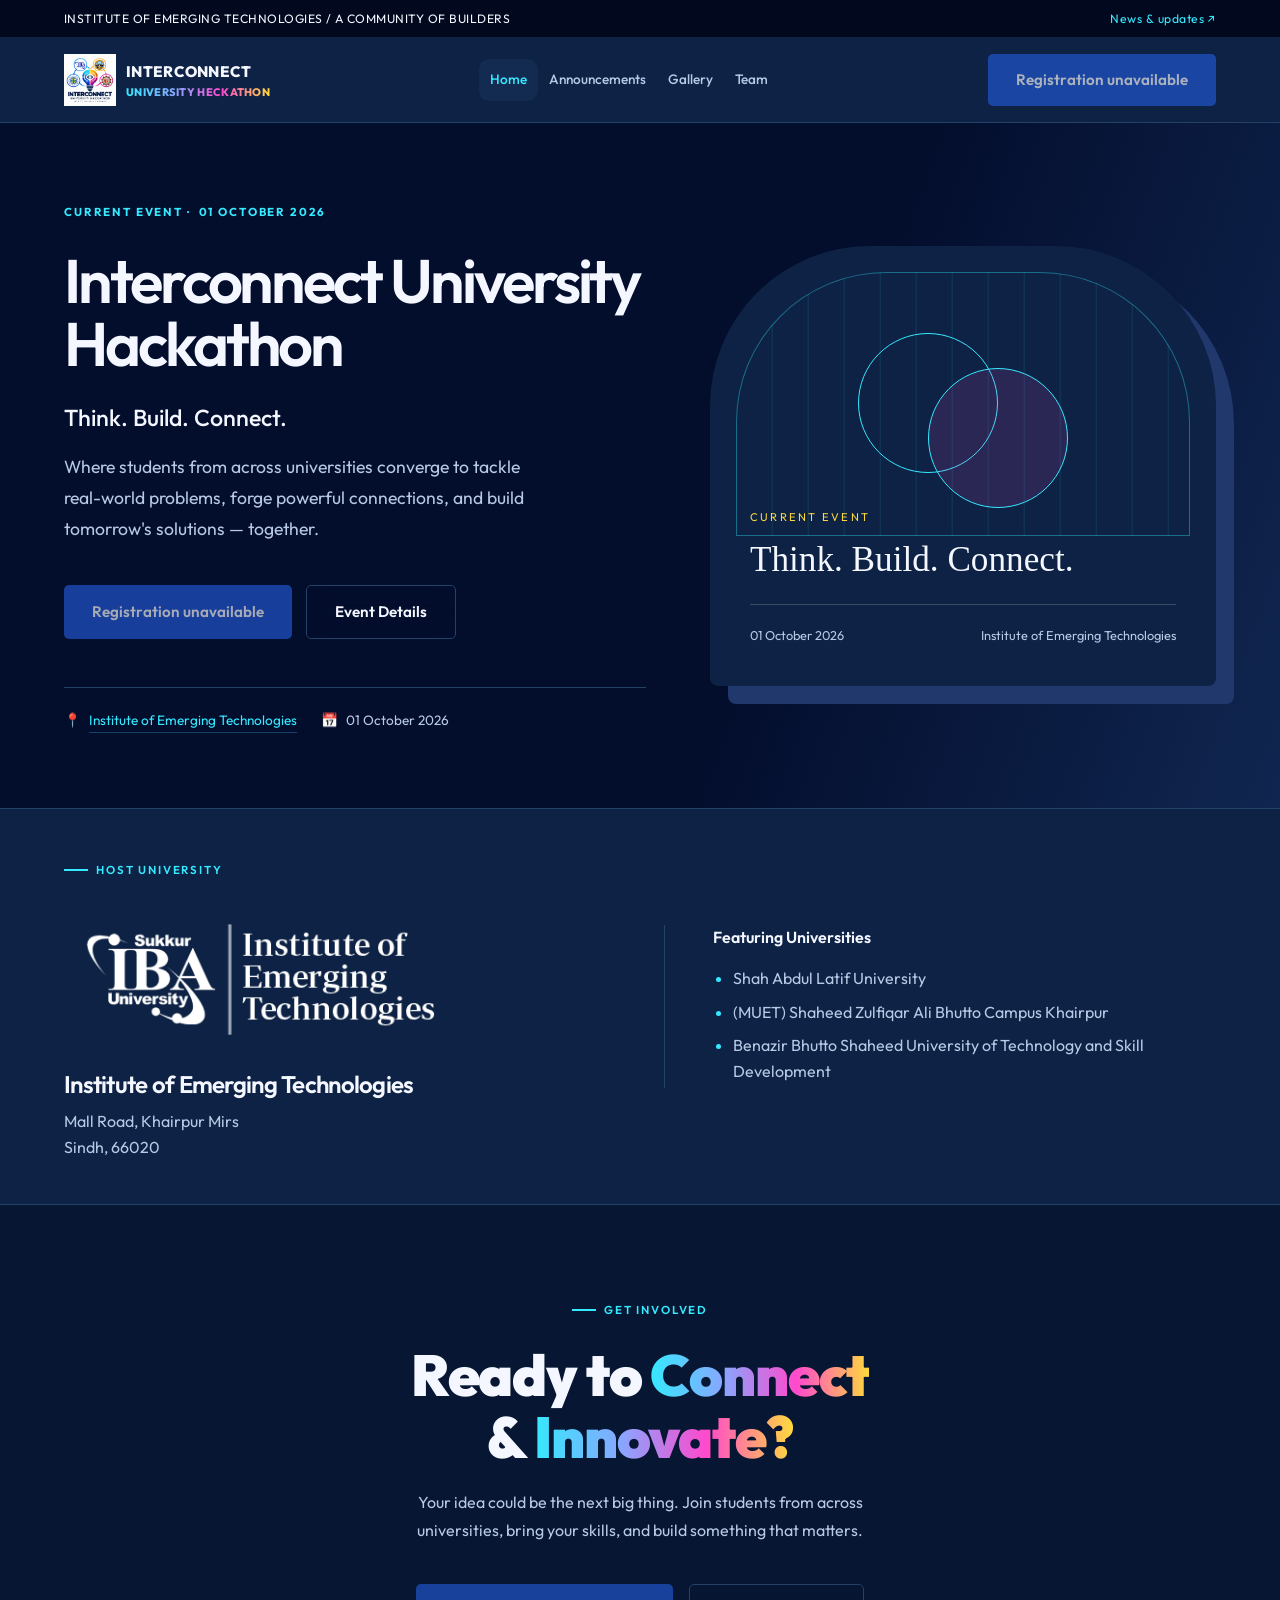
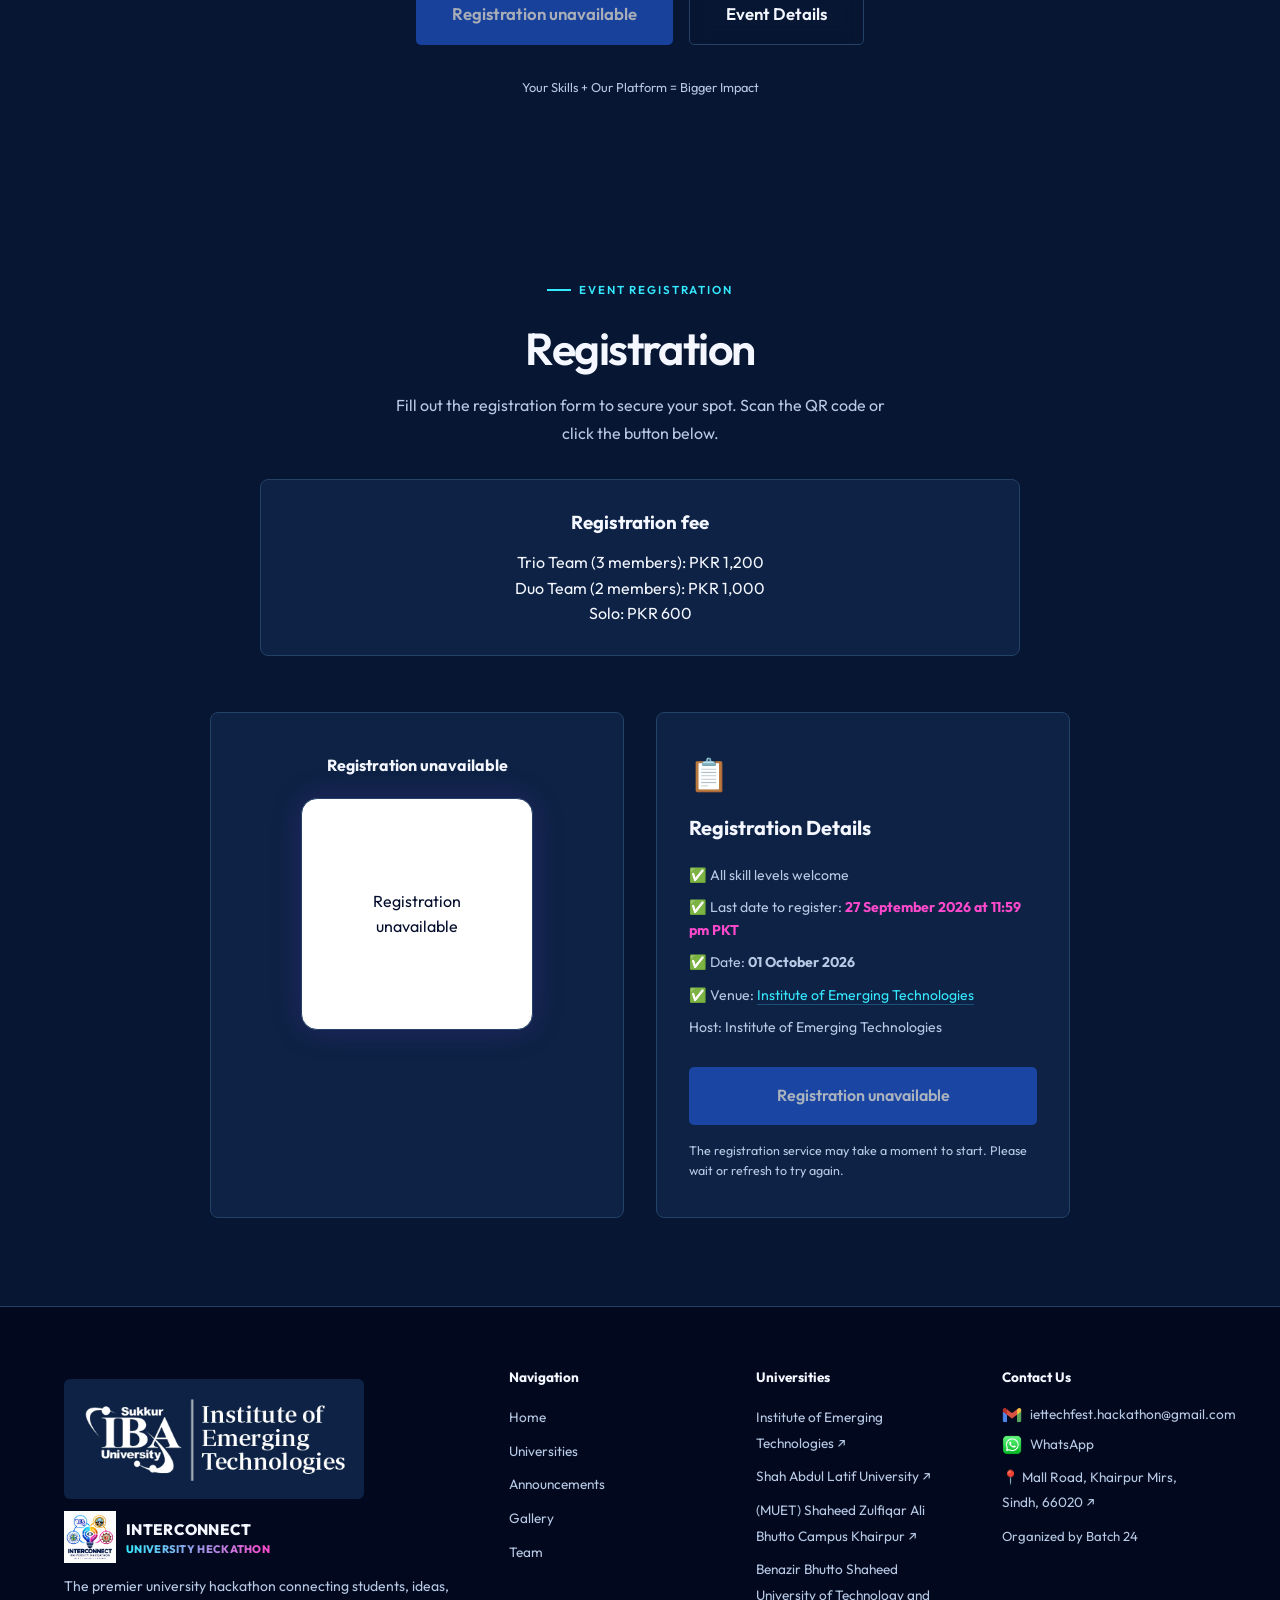
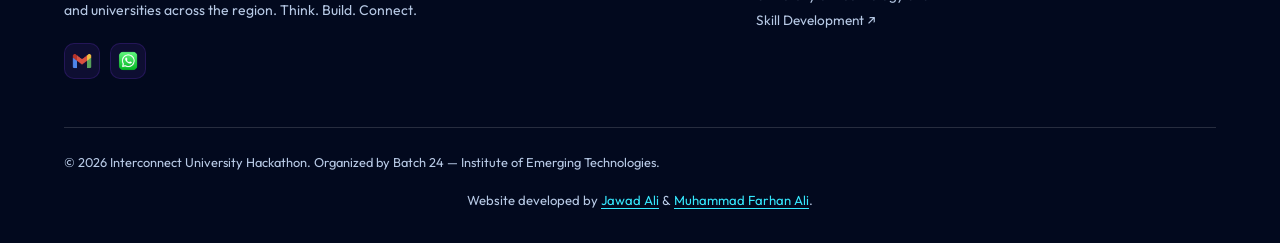
<file: index.html>
<!DOCTYPE html>
<html lang="en">
<head>
  <meta charset="UTF-8" />
  <meta name="viewport" content="width=device-width, initial-scale=1.0" />
  <meta name="description" content="Interconnect University Hackathon — Think. Build. Connect. Organized by Batch 24 at Institute of Emerging Technologies, Khairpur Mirs." />
  <title>Interconnect University Hackathon</title>

  <!-- Favicon -->
  <link rel="icon" href="images/logos/logo.png" type="image/png" />

  <!-- Fonts -->
  <link rel="preconnect" href="https://fonts.googleapis.com" />
  <link href="https://fonts.googleapis.com/css2?family=Space+Grotesk:wght@300;400;500;600;700&family=Outfit:wght@300;400;500;600;700;800;900&display=swap" rel="stylesheet" />

  <!-- Styles -->
  <link rel="stylesheet" href="css/tokens.css" />
  <link rel="stylesheet" href="css/base.css" />
  <link rel="stylesheet" href="css/navbar.css" />
  <link rel="stylesheet" href="css/hero.css" />
  <link rel="stylesheet" href="css/sections.css" />
  <link rel="stylesheet" href="css/components.css" />
  <link rel="stylesheet" href="css/footer.css" />
  <link rel="stylesheet" href="css/responsive.css" />
  <link rel="stylesheet" href="css/animations.css" />
  <link rel="stylesheet" href="css/university.css" />
<script>if(location.pathname.endsWith("/index.html"))location.replace(location.pathname.slice(0,-10)+location.search+location.hash);</script></head>
<body data-page="home">
  <a class="skip-link" href="#hero">Skip to main content</a>
  <div class="utility-bar"><div class="container"><span>INSTITUTE OF EMERGING TECHNOLOGIES <span class="utility-extra"> / A COMMUNITY OF BUILDERS</span></span><a href="announcements/">News &amp; updates ↗</a></div></div>

  <!-- BACKGROUND -->
  <div id="bg-canvas">
    <div class="orb orb-1"></div>
    <div class="orb orb-2"></div>
    <div class="orb orb-3"></div>
    <div class="orb orb-4"></div>
  </div>
  <div id="particles"></div>

  <!-- NAVBAR -->
  <nav id="navbar">
    <div class="nav-logo">
      <img src="images/logos/logo.png" alt="Interconnect Logo" class="logo-img" id="site-logo" />
      <span class="logo-text">INTERCONNECT <span class="grad-text brand-subtitle">UNIVERSITY HECKATHON</span></span>
    </div>
    <div class="nav-links">
      <a href="./">Home</a>
      <a href="announcements/">Announcements</a>
      <a href="gallery/">Gallery</a>
      <a href="team/">Team</a>
    </div>
    <div class="nav-cta">
      <a href="#register" class="btn btn-primary" id="nav-register-btn">Register Now</a>
      <button class="hamburger" id="hamburger" aria-label="Toggle menu" aria-expanded="false" aria-controls="mobileMenu">
        <span></span><span></span><span></span>
      </button>
    </div>
  </nav>

  <!-- MOBILE MENU -->
  <div class="mobile-menu" id="mobileMenu">
    <a href="./">Home</a>
    <a href="announcements/">Announcements</a>
    <a href="gallery/">Gallery</a>
    <a href="team/">Team</a>
    <a href="#register" class="btn btn-primary" id="mobile-register-btn">Register Now →</a>
  </div>

  <!-- HERO -->
  <p id="no-current-event" class="content-state" hidden>No event is currently open. Please check back for the next announcement.</p>
  <section id="hero" data-current-event>
    <div class="container">
      <div class="hero-inner">
        <div class="hero-left">
          <div class="hero-badge reveal">CURRENT EVENT · <span data-event-date>01 October 2026</span></div>
          <h1 class="hero-title reveal reveal-delay-1" data-event-name>Interconnect University Hackathon</h1>
          <h2 class="event-tagline" data-event-tagline>Think. Build. Connect.</h2>
          <p class="hero-sub reveal reveal-delay-2" data-event-description>Connect with students from across universities.</p>
          <div class="hero-ctas reveal reveal-delay-3">
            <a href="#register" class="btn btn-primary hero-register-btn">Register Now →</a>
            <a href="#register" class="btn btn-ghost">Event Details</a>
          </div>
          <div class="hero-meta reveal reveal-delay-4">
            <div class="hero-meta-item">📍 <a href="https://maps.google.com/?q=Institute+of+Emerging+Technologies+Mall+Road+Khairpur" target="_blank" rel="noopener" class="venue-link" data-event-map>Institute of Emerging Technologies</a></div>
            <div class="hero-meta-item">📅 <span data-event-date>01 October 2026</span></div>
          </div>
        </div>
        <div class="hero-visual reveal reveal-delay-2">
          <img id="event-banner" class="event-banner" alt="Event poster" hidden>
          <div class="event-poster" id="event-poster-fallback">
            <div class="poster-art" aria-hidden="true"></div>
            <span class="poster-kicker">CURRENT EVENT</span>
            <h2 data-event-tagline>Think. Build. Connect.</h2>
            <div class="poster-bottom"><span data-event-date>01 October 2026</span><span data-event-venue>Institute of Emerging Technologies</span></div>
          </div>
        </div>
      </div>
    </div>
  </section>

  <!-- HOST AND FEATURING UNIVERSITIES -->
  <section id="universities" class="universities-strip" aria-label="Host and featuring universities">
    <div class="container university-roster">
      <div class="host-university">
        <span class="section-label">Host University</span>
        <a href="https://iiet.edu.pk/" class="host-logo-wrap" target="_blank" rel="noopener noreferrer"><img src="images/logos/host-institute.png" class="host-logo" alt="Institute of Emerging Technologies, Sukkur IBA University"></a>
        <h2>Institute of Emerging Technologies</h2>
        <p>Mall Road, Khairpur Mirs<br>Sindh, 66020</p>
      </div>
      <div class="featuring-universities">
        <h3>Featuring Universities</h3>
        <ul>
          <li>Shah Abdul Latif University</li>
          <li>(MUET) Shaheed Zulfiqar Ali Bhutto Campus Khairpur</li>
          <li>Benazir Bhutto Shaheed University of Technology and Skill Development</li>
        </ul>
      </div>
    </div>
  </section>

  <!-- COUNTDOWN TIMER -->
  <section id="countdown" class="countdown-section">
    <div class="container">
      <div class="countdown-inner reveal">
        <div class="countdown-label">⚡ Event Starts In</div>
        <div class="countdown-grid">
          <div class="countdown-box">
            <div class="countdown-num" id="cd-days">00</div>
            <div class="countdown-unit">Days</div>
          </div>
          <div class="countdown-sep">:</div>
          <div class="countdown-box">
            <div class="countdown-num" id="cd-hours">00</div>
            <div class="countdown-unit">Hours</div>
          </div>
          <div class="countdown-sep">:</div>
          <div class="countdown-box">
            <div class="countdown-num" id="cd-mins">00</div>
            <div class="countdown-unit">Minutes</div>
          </div>
          <div class="countdown-sep">:</div>
          <div class="countdown-box">
            <div class="countdown-num" id="cd-secs">00</div>
            <div class="countdown-unit">Seconds</div>
          </div>
        </div>
        <div class="countdown-date-row">
          <span class="countdown-date-badge">📅 <span data-event-date>01 October 2026</span></span>
          <span class="countdown-divider">·</span>
          <a href="https://maps.google.com/?q=Institute+of+Emerging+Technologies+Mall+Road+Khairpur"
             target="_blank" rel="noopener" class="countdown-venue-link" data-event-map>
            📍 Institute of Emerging Technologies, Khairpur Mirs ↗
          </a>
        </div>
      </div>
    </div>
  </section>









  <!-- FINAL CTA -->
  <section data-current-event id="cta" class="section cta-section">
    <div class="cta-glow"></div>
    <div class="container cta-inner text-center">
      <div class="section-label reveal mx-auto">Get Involved</div>
      <h2 class="cta-heading reveal reveal-delay-1">Ready to <span class="grad-text">Connect</span><br>&amp; <span class="grad-text">Innovate?</span></h2>
      <p class="cta-sub reveal reveal-delay-2">Your idea could be the next big thing. Join students from across universities, bring your skills, and build something that matters.</p>
      <div class="cta-btns reveal reveal-delay-3">
        <a href="#register" class="btn btn-primary btn-lg cta-register-btn">Register Now →</a>
        <a href="#register" class="btn btn-ghost btn-lg">Event Details</a>
      </div>
      <p class="cta-footnote reveal reveal-delay-4">Your Skills + Our Platform = Bigger Impact</p>
    </div>
  </section>

  <!-- REGISTRATION / QR SECTION -->
  <section data-current-event id="register" class="section register-section">
    <div class="register-glow"></div>
    <div class="container register-inner">
      <div class="text-center">
        <div class="section-label reveal mx-auto">Event Registration</div>
        <h2 class="section-heading reveal reveal-delay-1">Registration</h2>
        <p class="section-sub reveal reveal-delay-2 mx-auto">
          Fill out the registration form to secure your spot. Scan the QR code or click the button below.
        </p>
      </div>

      <!-- PRICING CARDS -->
      <div class="event-fees glass-card"><h3>Registration fee</h3><p id="event-fees">See registration details.</p></div>

      <div class="register-grid reveal reveal-delay-2">

        <!-- QR CODE CARD -->
        <div class="qr-card glass-card">
          <div class="qr-label">Scan to Register</div>
          <div class="qr-wrapper" id="qr-wrapper">
            <!-- QR auto-generated by js/registration.js -->
          </div>
          <p class="qr-hint">Point your phone camera at the QR code</p>
        </div>

        <!-- REGISTRATION INFO CARD -->
        <div class="reg-info-card glass-card">
          <div class="reg-info-icon">📋</div>
          <h3 class="reg-info-title">Registration Details</h3>
          <ul class="reg-checklist">
            <li>✅ All skill levels welcome</li>
            <li>✅ Last date to register: <strong data-registration-deadline style="color:var(--c-pink)">Loading deadline…</strong></li>
            <li>✅ Date: <strong data-event-date>01 October 2026</strong></li>
            <li>✅ Venue: <a href="https://maps.google.com/?q=Institute+of+Emerging+Technologies+Mall+Road+Khairpur" target="_blank" rel="noopener" class="venue-link" data-event-map>Institute of Emerging Technologies ↗</a></li>
            <li>Host: Institute of Emerging Technologies</li>
          </ul>
          <div id="register-btn-wrap" class="reg-btn-wrap">
            <!-- Button injected by js/registration.js -->
          </div>
          <p class="reg-form-link" id="reg-form-link-text"></p>
        </div>

      </div>
    </div>
  </section>

  <!-- FOOTER -->
  <footer id="footer">
    <div class="container">
      <div class="footer-grid">
        <div class="footer-brand">
          <a href="https://iiet.edu.pk/" target="_blank" rel="noopener noreferrer" class="host-logo-wrap"><img class="host-logo" src="images/logos/host-institute.png" alt="Institute of Emerging Technologies, Sukkur IBA University"></a>
          <div class="footer-logo">
            <img src="images/logos/logo.png" alt="Interconnect Logo" class="logo-img" />
            <span class="logo-text">INTERCONNECT <span class="grad-text brand-subtitle">UNIVERSITY HECKATHON</span></span>
          </div>
          <p>The premier university hackathon connecting students, ideas, and universities across the region. Think. Build. Connect.</p>
          <div class="footer-socials">
            <a data-event-email href="mailto:iettechfest.hackathon@gmail.com" class="social-btn" title="Email" aria-label="Email"><img src="images/logos/email.png" width="20" height="20" alt="" /></a>
            <a data-event-whatsapp href="https://wa.me/923063394955" target="_blank" rel="noopener" class="social-btn" title="WhatsApp" aria-label="WhatsApp"><img src="images/logos/whatsapp.png" width="20" height="20" alt="" /></a>
          </div>
        </div>
        <div class="footer-col">
          <h4>Navigation</h4>
          <ul>
            <li><a href="./">Home</a></li>
            <li><a href="#universities">Universities</a></li>
            <li><a href="announcements/">Announcements</a></li>
            <li><a href="gallery/">Gallery</a></li>
            <li><a href="team/">Team</a></li>
          </ul>
        </div>
        <div class="footer-col">
          <h4>Universities</h4>
          <ul>
            <li><a href="https://iiet.edu.pk/" target="_blank" rel="noopener noreferrer">Institute of Emerging Technologies ↗</a></li>
            <li><a href="https://www.salu.edu.pk" target="_blank" rel="noopener">Shah Abdul Latif University ↗</a></li>
            <li><a href="https://www.muet.edu.pk" target="_blank" rel="noopener">(MUET) Shaheed Zulfiqar Ali Bhutto Campus Khairpur ↗</a></li>
            <li><a href="https://bbsutsd.edu.pk/" target="_blank" rel="noopener">Benazir Bhutto Shaheed University of Technology and Skill Development ↗</a></li>
          </ul>
        </div>
        <div class="footer-col">
          <h4>Contact Us</h4>
          <ul>
            <li>
              <a data-event-email href="mailto:iettechfest.hackathon@gmail.com" class="footer-contact-link">
                <img src="images/logos/email.png" class="footer-contact-icon" width="20" height="20" alt="" />
                <span>iettechfest.hackathon@gmail.com</span>
              </a>
            </li>
            <li>
              <a data-event-whatsapp href="https://wa.me/923063394955" target="_blank" rel="noopener" class="footer-contact-link">
                <img src="images/logos/whatsapp.png" class="footer-contact-icon" width="20" height="20" alt="" />
                <span>WhatsApp</span>
              </a>
            </li>
            <li><a href="https://maps.google.com/?q=Institute+of+Emerging+Technologies+Mall+Road+Khairpur" target="_blank" rel="noopener">📍 Mall Road, Khairpur Mirs, Sindh, 66020 ↗</a></li>
            <li><span style="color:var(--c-muted);font-size:0.82rem">Organized by Batch 24</span></li>
          </ul>
        </div>
      </div>
      <div class="footer-bottom">
        <span>© 2026 Interconnect University Hackathon. Organized by Batch 24 — Institute of Emerging Technologies.</span>
      </div>
      <p class="footer-developers">Website developed by <a href="https://www.linkedin.com/in/jawad-ali-b50525325/" target="_blank" rel="noopener noreferrer">Jawad Ali</a> &amp; <a href="https://www.linkedin.com/in/muhammad-farhan-ali-b76809387/" target="_blank" rel="noopener noreferrer">Muhammad Farhan Ali</a>.</p>
    </div>
  </footer>

  <!-- QR Code library (auto-generates QR from URL — no image needed) -->
  <script src="js/vendor/qrcode.min.js"></script>

  <!-- JS -->
  <script src="js/data.js"></script>
  <script src="js/config.js"></script>
  <script src="js/api.js"></script>
  <script src="js/default-event.js"></script>
  <script src="js/schedule.js"></script>
  <script src="js/event.js"></script>
  <script src="js/countdown.js"></script>


  <script src="js/navbar.js"></script>
  <script src="js/registration.js"></script>
  <script src="js/reveal.js"></script>
</body>
</html>
</file>
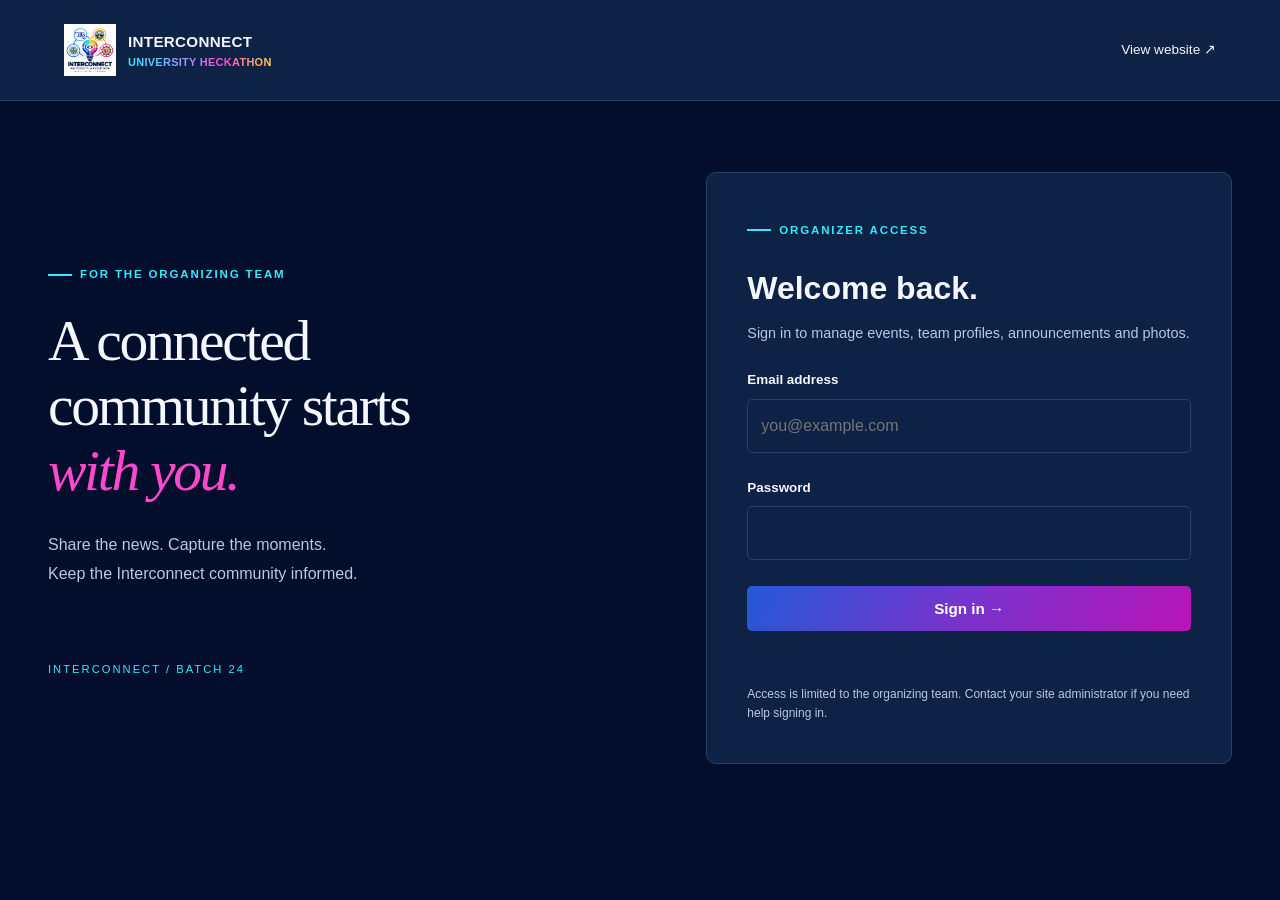
<file: admin/index.html>
<!doctype html>
<html lang="en"><head><base href="../"><meta charset="UTF-8"><meta name="viewport" content="width=device-width, initial-scale=1"><meta name="robots" content="noindex,nofollow"><title>Organizer dashboard · Interconnect</title><link rel="icon" href="images/logos/logo.png"><link rel="stylesheet" href="css/tokens.css"><link rel="stylesheet" href="css/base.css"><link rel="stylesheet" href="css/university.css"><link rel="stylesheet" href="css/admin.css"><script>if(location.pathname.endsWith("/index.html"))location.replace(location.pathname.slice(0,-10)+location.search+location.hash);</script></head>
<body class="admin-body">
  <header class="admin-header"><a class="nav-logo" href="./"><img class="logo-img" src="images/logos/logo.png" alt=""><span class="logo-text">INTERCONNECT <span class="grad-text brand-subtitle">UNIVERSITY HECKATHON</span></span></a><a href="./">View website ↗</a></header>
  <main class="admin-main">
    <section id="login-panel" class="login-layout">
      <div class="login-intro"><span class="section-label">For the organizing team</span><h1>A connected<br>community starts<br><em>with you.</em></h1><p>Share the news. Capture the moments.<br>Keep the Interconnect community informed.</p><span class="login-signature">INTERCONNECT / BATCH 24</span></div>
      <div class="admin-card login-card"><span class="section-label">Organizer access</span><h2>Welcome back.</h2><p class="muted">Sign in to manage events, team profiles, announcements and photos.</p>
        <p id="setup-notice" class="notice" hidden>The content service has not been connected. Complete the deployment setup before signing in.</p>
        <form id="login-form"><label for="email">Email address</label><input id="email" name="email" type="email" autocomplete="username" required placeholder="you@example.com"><label for="password">Password</label><input id="password" name="password" type="password" autocomplete="current-password" required><button class="btn btn-primary" type="submit">Sign in →</button><p id="login-status" class="form-status" role="status"></p></form>
        <p class="login-help">Access is limited to the organizing team. Contact your site administrator if you need help signing in.</p>
      </div>
    </section>
    <section id="dashboard" hidden>
      <div class="dashboard-heading"><div><span class="section-label">Organizer workspace</span><h1>Make it worth sharing.</h1><p class="muted">Your updates appear on the public website as soon as you publish.</p></div><button class="btn btn-ghost" id="logout">Sign out</button></div>
      <div id="dashboard-status" class="form-status" role="status"></div>

      <details class="admin-card management-card" id="event-management">
        <summary>Manage events <span class="muted">Draft, publish, edit or archive</span></summary>
        <p class="field-help">Publish makes this the one current event on the home page and archives the previous current event. Drafts stay private.</p>
        <div class="form-actions"><button class="btn btn-ghost" type="button" id="new-event">New event</button><button class="text-button" type="button" id="reload-events">Reload events</button></div>
        <label for="event-select">Choose an event</label><select id="event-select"><option value="">New draft</option></select>
        <form id="event-form"><fieldset id="event-fields" disabled>
          <label for="ev-name">Event name</label><input id="ev-name" type="text" required maxlength="160">
          <label for="ev-tagline">Tagline</label><input id="ev-tagline" type="text" maxlength="240">
          <label for="ev-description">Description</label><textarea id="ev-description" maxlength="10000" rows="4"></textarea>
          <label for="ev-venue">Venue</label><input id="ev-venue" type="text" maxlength="300">
          <label for="ev-mapUrl">Google Maps link</label><input id="ev-mapUrl" type="url" placeholder="https://…">
          <label for="ev-registrationUrl">Registration form link</label><input id="ev-registrationUrl" type="url" placeholder="https://…">
          <label for="ev-registrationMode">Registration control</label><select id="ev-registrationMode"><option value="auto">Automatic (deadline)</option><option value="open">Manually Open</option><option value="closed">Manually Closed</option></select>
          <div class="schedule-dates"><div><label for="ev-registrationDeadline">Registration deadline (PKT)</label><input id="ev-registrationDeadline" type="datetime-local" step="1"></div><div><label for="ev-eventStart">Event starts (PKT)</label><input id="ev-eventStart" type="datetime-local" step="1"></div><div><label for="ev-eventEnd">Event ends (PKT)</label><input id="ev-eventEnd" type="datetime-local" step="1"></div></div>
          <label class="check-label"><input id="ev-free" type="checkbox"> Free registration</label>
          <label for="ev-feeDetails">Fee details (for paid events)</label><textarea id="ev-feeDetails" maxlength="2000" rows="3" placeholder="Solo: PKR 600"></textarea>
          <label for="ev-email">Contact email</label><input id="ev-email" type="email" maxlength="254">
          <label for="ev-whatsapp">WhatsApp with country code</label><input id="ev-whatsapp" type="tel" placeholder="923001234567" maxlength="20">
          <label for="ev-image">Poster / banner (optional)</label><input id="ev-image" type="file" accept="image/jpeg,image/png,image/webp">
          <p class="field-help">JPEG, PNG or WebP, up to 8 MB. Leave empty to keep the existing image.</p><img id="ev-preview" class="upload-preview" alt="Event banner preview" hidden>
          <label class="check-label"><input id="ev-remove-image" type="checkbox"> Remove existing banner</label>
          <div class="form-actions"><button id="event-save" class="btn btn-primary" type="submit">Save draft</button><button id="event-publish" class="btn btn-ghost" type="submit">Publish / Make Current</button><button id="event-archive" class="text-button" type="button" hidden>Archive event</button></div>
        </fieldset><p id="event-status" class="form-status" role="status"></p></form>
      </details>
      <details class="admin-card management-card" id="team-management">
        <summary>Manage team profiles <span class="muted">People behind the event</span></summary>
        <div class="form-actions"><button class="btn btn-ghost" type="button" id="new-member">New member</button><button class="text-button" type="button" id="reload-team">Reload team</button></div>
        <label for="member-select">Choose a member</label><select id="member-select"><option value="">New member</option></select>
        <p id="roster-count" class="field-help"></p>
        <details class="role-planner"><summary>Organizational roles &amp; empty slots</summary><p class="field-help">Select an existing profile above, then use Assign for its role. To add another person, choose New member first. Empty slots stay private. Planning capacity does not mean filled positions.</p><div id="role-slots"></div></details>
        <form id="member-form"><fieldset id="member-fields" disabled>
          <label for="member-group">Leadership level / team</label><select id="member-group"></select>
          <label for="member-slot">Role slot</label><select id="member-slot"></select>
          <label for="member-name">Full name</label><input id="member-name" type="text" required maxlength="120">
          <label for="member-role">Role / designation</label><input id="member-role" type="text" required maxlength="160">
          <label for="member-secondary">Secondary contribution (optional; no second reporting line)</label><input id="member-secondary" type="text" maxlength="240">
          <label class="check-label"><input id="member-officialRoster" type="checkbox"> Include in official execution roster (target 40)</label>
          <label for="member-description">Short description (optional)</label><textarea id="member-description" rows="3" maxlength="1000"></textarea>
          <label for="member-linkedin">LinkedIn profile (optional)</label><input id="member-linkedin" type="url" placeholder="https://www.linkedin.com/in/…">
          <p class="field-help">Leave blank to hide the LinkedIn icon.</p>
          <label for="member-order">Display order (smaller numbers first)</label><input id="member-order" type="number" required min="0" max="10000" step="1" value="0">
          <label for="member-image">Photo (optional)</label><input id="member-image" type="file" accept="image/jpeg,image/png,image/webp">
          <p class="field-help">JPEG, PNG or WebP, up to 8 MB. Leave empty to keep the existing photo.</p><img id="member-preview" class="upload-preview" alt="Team photo preview" hidden>
          <label class="check-label"><input id="member-remove-image" type="checkbox"> Remove existing photo</label>
          <div class="form-actions"><button id="member-save" class="btn btn-primary" type="submit">Save draft</button><button id="member-publish" class="btn btn-ghost" type="submit">Save &amp; publish</button><button id="member-draft" class="text-button" type="button" hidden>Unpublish</button><button id="member-archive" class="text-button" type="button" hidden>Archive</button><button id="member-restore" class="text-button" type="button" hidden>Restore to draft</button><button class="text-button" type="button" id="delete-member" hidden>Delete permanently</button></div>
        </fieldset><p id="member-status" class="form-status" role="status"></p></form>
      </details>
      <section class="admin-card schedule-card" aria-labelledby="schedule-heading">
        <div class="list-heading"><h2 id="schedule-heading">Registration &amp; countdown</h2><button type="button" class="text-button" id="refresh-schedule">Reload settings</button></div>
        <p class="muted">All dates and times use Pakistan time (PKT / UTC+5). Updates appear on page refresh or within a minute on an open website.</p>
        <form id="schedule-form">
          <fieldset id="schedule-fields" disabled>
            <label for="registration-mode">Registration control</label>
            <select id="registration-mode"><option value="auto">Automatic (deadline)</option><option value="open">Manually Open</option><option value="closed">Manually Closed</option></select>
            <p class="field-help">To extend registration automatically, choose Automatic and set a future deadline. Manually Open stays open until you change this setting.</p>
            <div class="schedule-dates">
              <div><label for="registration-deadline">Registration closes at (PKT)</label><input type="datetime-local" id="registration-deadline" step="1" required></div>
              <div><label for="event-start">Event starts at (PKT)</label><input type="datetime-local" id="event-start" step="1" required></div>
              <div><label for="event-end">Event ends at (PKT)</label><input type="datetime-local" id="event-end" step="1" required></div>
            </div>
            <p class="field-help">The countdown becomes “Event Is Live” at the start time and disappears at the end time. These controls affect the website; manage Google Form responses separately.</p>
            <div class="form-actions"><button class="btn btn-primary" type="submit" id="schedule-save">Save settings</button></div>
          </fieldset>
          <p id="schedule-status" class="form-status" role="status"></p>
        </form>
      </section>
      <div class="admin-tabs" role="tablist" aria-label="Content type"><button id="announcements-tab" role="tab" aria-selected="true" aria-controls="announcements-panel">Announcements <span id="announcement-count">—</span></button><button id="photos-tab" role="tab" aria-selected="false" aria-controls="photos-panel" tabindex="-1">Event photos <span id="photo-count">—</span></button></div>
      <section id="announcements-panel" role="tabpanel" aria-labelledby="announcements-tab">
        <div class="editor-layout"><div class="admin-card"><h2 id="editor-title">New announcement</h2><p class="muted">Share dates, reminders, and important updates.</p>
          <form id="announcement-form"><label for="announcement-title">Title</label><input id="announcement-title" maxlength="160" required placeholder="Give your update a clear title"><label for="announcement-body">Message</label><textarea id="announcement-body" rows="7" maxlength="5000" required placeholder="What does the community need to know?"></textarea><label class="check-label"><input type="checkbox" id="announcement-pinned"> Pin to the top of announcements</label><div class="form-actions"><button class="btn btn-primary" type="submit" id="announcement-save">Publish announcement</button><button class="btn btn-ghost" type="button" id="cancel-edit" hidden>Cancel edit</button></div><p id="announcement-status" class="form-status" role="status"></p></form>
        </div><div><div class="list-heading"><h2>Published announcements</h2><button class="text-button" id="refresh-announcements">Refresh</button></div><div id="admin-announcements" class="admin-list"></div><button class="btn btn-ghost load-more" id="admin-announcements-more" hidden>Load more</button></div></div>
      </section>
      <section id="photos-panel" role="tabpanel" aria-labelledby="photos-tab" hidden>
        <div class="editor-layout"><div class="admin-card"><h2>Share an event photo</h2><p class="muted">Celebrate the moments that brought everyone together.</p>
          <form id="photo-form"><label for="photo-file">Choose a photo</label><input id="photo-file" type="file" accept="image/jpeg,image/png,image/webp" required aria-describedby="photo-help"><p class="field-help" id="photo-help">JPEG, PNG, or WebP · up to 8 MB · under 40 megapixels</p><img id="photo-preview" class="upload-preview" alt="Selected photo preview" hidden><label for="photo-caption">Caption / image description</label><input id="photo-caption" maxlength="240" required placeholder="Describe this moment"><button class="btn btn-primary" type="submit">Upload &amp; publish photo</button><p id="photo-status" class="form-status" role="status"></p></form>
        </div><div><div class="list-heading"><h2>Event gallery</h2><button class="text-button" id="refresh-photos">Refresh</button></div><div id="admin-photos" class="admin-photo-grid"></div><button class="btn btn-ghost load-more" id="admin-photos-more" hidden>Load more</button></div></div>
      </section>
    </section>
  </main>
  <dialog id="delete-dialog" class="confirm-dialog"><form method="dialog"><h2>Delete this item?</h2><p id="delete-description"></p><p>This permanently removes it from the website.</p><div class="form-actions"><button class="btn btn-ghost" value="cancel" autofocus>Keep item</button><button class="btn btn-primary" value="delete">Delete permanently</button></div></form></dialog>
  <script src="js/organization.js"></script><script src="js/config.js"></script><script src="js/api.js"></script><script src="js/schedule.js"></script><script src="js/portal-admin.js"></script><script src="js/admin.js"></script>
</body></html>
</file>
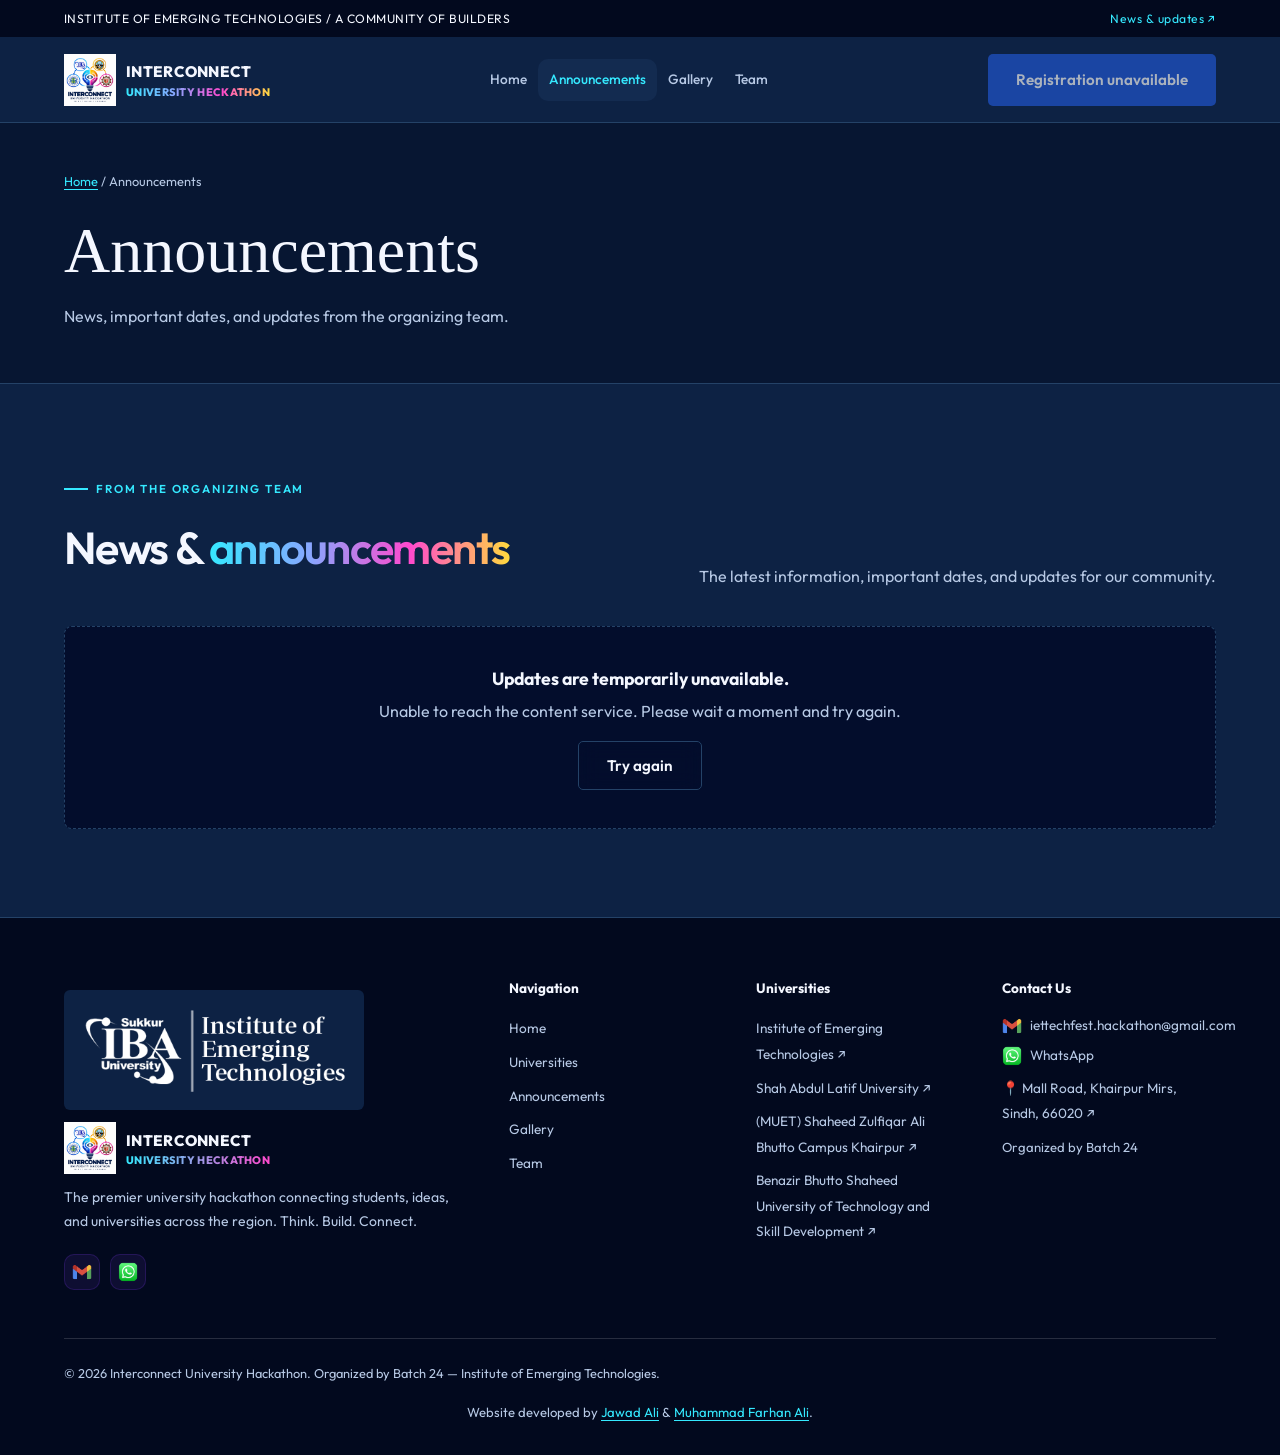
<file: announcements/index.html>
<!DOCTYPE html>
<html lang="en">
<head><base href="../">
  <meta charset="UTF-8" />
  <meta name="viewport" content="width=device-width, initial-scale=1.0" />
  <meta name="description" content="News, important dates, and updates from the organizing team." />
  <title>Announcements | Interconnect University Hackathon</title>

  <!-- Favicon -->
  <link rel="icon" href="images/logos/logo.png" type="image/png" />

  <!-- Fonts -->
  <link rel="preconnect" href="https://fonts.googleapis.com" />
  <link href="https://fonts.googleapis.com/css2?family=Space+Grotesk:wght@300;400;500;600;700&family=Outfit:wght@300;400;500;600;700;800;900&display=swap" rel="stylesheet" />

  <!-- Styles -->
  <link rel="stylesheet" href="css/tokens.css" />
  <link rel="stylesheet" href="css/base.css" />
  <link rel="stylesheet" href="css/navbar.css" />
  <link rel="stylesheet" href="css/hero.css" />
  <link rel="stylesheet" href="css/sections.css" />
  <link rel="stylesheet" href="css/components.css" />
  <link rel="stylesheet" href="css/footer.css" />
  <link rel="stylesheet" href="css/responsive.css" />
  <link rel="stylesheet" href="css/animations.css" />
  <link rel="stylesheet" href="css/university.css" />
<script>if(location.pathname.endsWith("/index.html"))location.replace(location.pathname.slice(0,-10)+location.search+location.hash);</script></head>
<body data-page="announcements">
  <a class="skip-link" href="announcements/#main-content">Skip to main content</a>
  <div class="utility-bar"><div class="container"><span>INSTITUTE OF EMERGING TECHNOLOGIES <span class="utility-extra"> / A COMMUNITY OF BUILDERS</span></span><a href="announcements/">News &amp; updates ↗</a></div></div>

  <!-- BACKGROUND -->
  <div id="bg-canvas">
    <div class="orb orb-1"></div>
    <div class="orb orb-2"></div>
    <div class="orb orb-3"></div>
    <div class="orb orb-4"></div>
  </div>
  <div id="particles"></div>

  <!-- NAVBAR -->
  <nav id="navbar">
    <div class="nav-logo">
      <img src="images/logos/logo.png" alt="Interconnect Logo" class="logo-img" id="site-logo" />
      <span class="logo-text">INTERCONNECT <span class="grad-text brand-subtitle">UNIVERSITY HECKATHON</span></span>
    </div>
    <div class="nav-links">
      <a href="./">Home</a>
      <a href="announcements/">Announcements</a>
      <a href="gallery/">Gallery</a>
      <a href="team/">Team</a>
    </div>
    <div class="nav-cta">
      <a href="./#register" class="btn btn-primary" id="nav-register-btn">Register Now</a>
      <button class="hamburger" id="hamburger" aria-label="Toggle menu" aria-expanded="false" aria-controls="mobileMenu">
        <span></span><span></span><span></span>
      </button>
    </div>
  </nav>

  <!-- MOBILE MENU -->
  <div class="mobile-menu" id="mobileMenu">
    <a href="./">Home</a>
    <a href="announcements/">Announcements</a>
    <a href="gallery/">Gallery</a>
    <a href="team/">Team</a>
    <a href="./#register" class="btn btn-primary" id="mobile-register-btn">Register Now →</a>
  </div>

  <main id="main-content">
    <header class="page-banner"><div class="container">
      <div class="page-breadcrumb"><a href="./">Home</a><span aria-hidden="true"> / </span><span>Announcements</span></div>
      <h1>Announcements</h1><p>News, important dates, and updates from the organizing team.</p>
    </div></header>
  <section id="announcements" class="section content-section">
    <div class="container">
      <div class="section-label">From the organizing team</div>
      <div class="section-header-row"><h2 class="section-heading">News &amp; <span class="grad-text">announcements</span></h2><p class="section-sub">The latest information, important dates, and updates for our community.</p></div>
      <div id="announcements-grid" class="content-grid" aria-live="polite"><p class="content-state">Enable JavaScript to view announcements.</p></div>
      <button id="announcements-more" class="btn btn-ghost load-more" hidden>Load more announcements</button>
    </div>
  </section>

  </main>
  <!-- FOOTER -->
  <footer id="footer">
    <div class="container">
      <div class="footer-grid">
        <div class="footer-brand">
          <a href="https://iiet.edu.pk/" target="_blank" rel="noopener noreferrer" class="host-logo-wrap"><img class="host-logo" src="images/logos/host-institute.png" alt="Institute of Emerging Technologies, Sukkur IBA University"></a>
          <div class="footer-logo">
            <img src="images/logos/logo.png" alt="Interconnect Logo" class="logo-img" />
            <span class="logo-text">INTERCONNECT <span class="grad-text brand-subtitle">UNIVERSITY HECKATHON</span></span>
          </div>
          <p>The premier university hackathon connecting students, ideas, and universities across the region. Think. Build. Connect.</p>
          <div class="footer-socials">
            <a data-event-email href="mailto:iettechfest.hackathon@gmail.com" class="social-btn" title="Email" aria-label="Email"><img src="images/logos/email.png" width="20" height="20" alt="" /></a>
            <a data-event-whatsapp href="https://wa.me/923063394955" target="_blank" rel="noopener" class="social-btn" title="WhatsApp" aria-label="WhatsApp"><img src="images/logos/whatsapp.png" width="20" height="20" alt="" /></a>
          </div>
        </div>
        <div class="footer-col">
          <h4>Navigation</h4>
          <ul>
            <li><a href="./">Home</a></li>
            <li><a href="./#universities">Universities</a></li>
            <li><a href="announcements/">Announcements</a></li>
            <li><a href="gallery/">Gallery</a></li>
            <li><a href="team/">Team</a></li>
          </ul>
        </div>
        <div class="footer-col">
          <h4>Universities</h4>
          <ul>
            <li><a href="https://iiet.edu.pk/" target="_blank" rel="noopener noreferrer">Institute of Emerging Technologies ↗</a></li>
            <li><a href="https://www.salu.edu.pk" target="_blank" rel="noopener">Shah Abdul Latif University ↗</a></li>
            <li><a href="https://www.muet.edu.pk" target="_blank" rel="noopener">(MUET) Shaheed Zulfiqar Ali Bhutto Campus Khairpur ↗</a></li>
            <li><a href="https://bbsutsd.edu.pk/" target="_blank" rel="noopener">Benazir Bhutto Shaheed University of Technology and Skill Development ↗</a></li>
          </ul>
        </div>
        <div class="footer-col">
          <h4>Contact Us</h4>
          <ul>
            <li>
              <a data-event-email href="mailto:iettechfest.hackathon@gmail.com" class="footer-contact-link">
                <img src="images/logos/email.png" class="footer-contact-icon" width="20" height="20" alt="" />
                <span>iettechfest.hackathon@gmail.com</span>
              </a>
            </li>
            <li>
              <a data-event-whatsapp href="https://wa.me/923063394955" target="_blank" rel="noopener" class="footer-contact-link">
                <img src="images/logos/whatsapp.png" class="footer-contact-icon" width="20" height="20" alt="" />
                <span>WhatsApp</span>
              </a>
            </li>
            <li><a href="https://maps.google.com/?q=Institute+of+Emerging+Technologies+Mall+Road+Khairpur" target="_blank" rel="noopener">📍 Mall Road, Khairpur Mirs, Sindh, 66020 ↗</a></li>
            <li><span style="color:var(--c-muted);font-size:0.82rem">Organized by Batch 24</span></li>
          </ul>
        </div>
      </div>
      <div class="footer-bottom">
        <span>© 2026 Interconnect University Hackathon. Organized by Batch 24 — Institute of Emerging Technologies.</span>
      </div>
      <p class="footer-developers">Website developed by <a href="https://www.linkedin.com/in/jawad-ali-b50525325/" target="_blank" rel="noopener noreferrer">Jawad Ali</a> &amp; <a href="https://www.linkedin.com/in/muhammad-farhan-ali-b76809387/" target="_blank" rel="noopener noreferrer">Muhammad Farhan Ali</a>.</p>
    </div>
  </footer>

  <script src="js/data.js"></script>
  <script src="js/config.js"></script>
  <script src="js/api.js"></script>
  <script src="js/default-event.js"></script>
  <script src="js/schedule.js"></script>
  <script src="js/event.js"></script>
  <script src="js/navbar.js"></script>
  <script src="js/registration.js"></script>
  <script src="js/content.js"></script>
  <script src="js/reveal.js"></script>
</body>
</html>
</file>
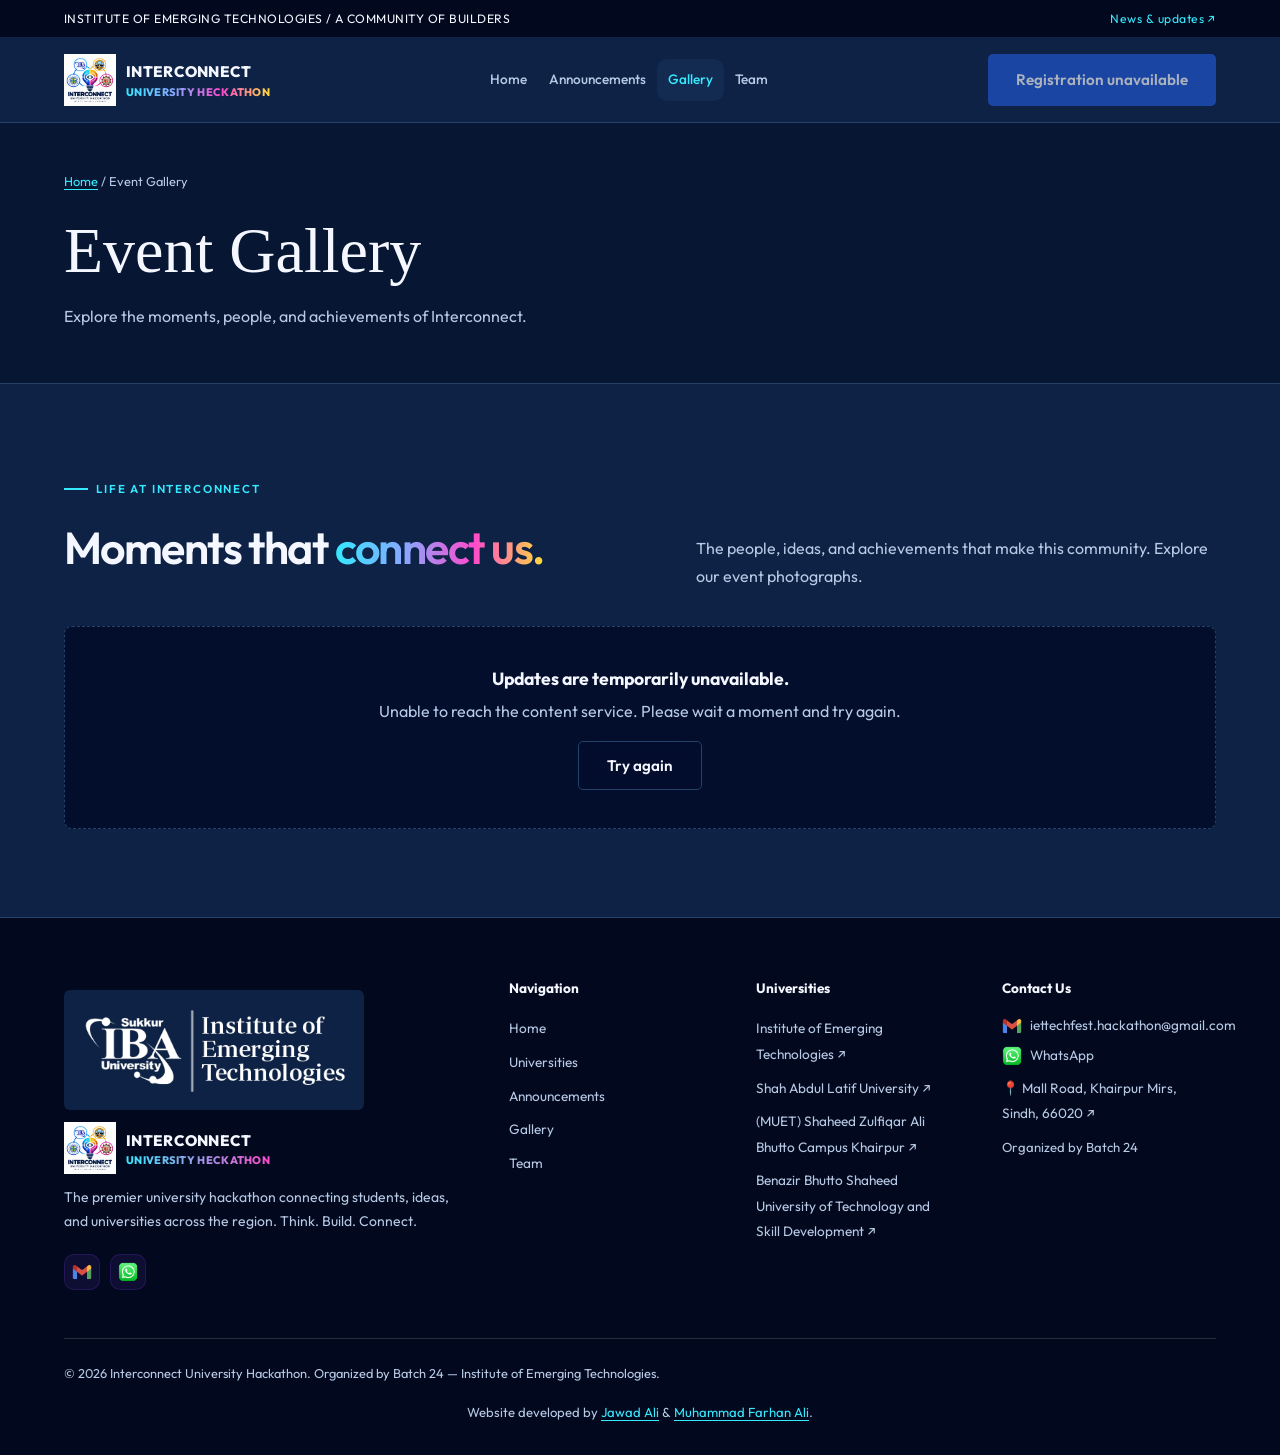
<file: gallery/index.html>
<!DOCTYPE html>
<html lang="en">
<head><base href="../">
  <meta charset="UTF-8" />
  <meta name="viewport" content="width=device-width, initial-scale=1.0" />
  <meta name="description" content="Explore the moments, people, and achievements of Interconnect." />
  <title>Event Gallery | Interconnect University Hackathon</title>

  <!-- Favicon -->
  <link rel="icon" href="images/logos/logo.png" type="image/png" />

  <!-- Fonts -->
  <link rel="preconnect" href="https://fonts.googleapis.com" />
  <link href="https://fonts.googleapis.com/css2?family=Space+Grotesk:wght@300;400;500;600;700&family=Outfit:wght@300;400;500;600;700;800;900&display=swap" rel="stylesheet" />

  <!-- Styles -->
  <link rel="stylesheet" href="css/tokens.css" />
  <link rel="stylesheet" href="css/base.css" />
  <link rel="stylesheet" href="css/navbar.css" />
  <link rel="stylesheet" href="css/hero.css" />
  <link rel="stylesheet" href="css/sections.css" />
  <link rel="stylesheet" href="css/components.css" />
  <link rel="stylesheet" href="css/footer.css" />
  <link rel="stylesheet" href="css/responsive.css" />
  <link rel="stylesheet" href="css/animations.css" />
  <link rel="stylesheet" href="css/university.css" />
<script>if(location.pathname.endsWith("/index.html"))location.replace(location.pathname.slice(0,-10)+location.search+location.hash);</script></head>
<body data-page="gallery">
  <a class="skip-link" href="gallery/#main-content">Skip to main content</a>
  <div class="utility-bar"><div class="container"><span>INSTITUTE OF EMERGING TECHNOLOGIES <span class="utility-extra"> / A COMMUNITY OF BUILDERS</span></span><a href="announcements/">News &amp; updates ↗</a></div></div>

  <!-- BACKGROUND -->
  <div id="bg-canvas">
    <div class="orb orb-1"></div>
    <div class="orb orb-2"></div>
    <div class="orb orb-3"></div>
    <div class="orb orb-4"></div>
  </div>
  <div id="particles"></div>

  <!-- NAVBAR -->
  <nav id="navbar">
    <div class="nav-logo">
      <img src="images/logos/logo.png" alt="Interconnect Logo" class="logo-img" id="site-logo" />
      <span class="logo-text">INTERCONNECT <span class="grad-text brand-subtitle">UNIVERSITY HECKATHON</span></span>
    </div>
    <div class="nav-links">
      <a href="./">Home</a>
      <a href="announcements/">Announcements</a>
      <a href="gallery/">Gallery</a>
      <a href="team/">Team</a>
    </div>
    <div class="nav-cta">
      <a href="./#register" class="btn btn-primary" id="nav-register-btn">Register Now</a>
      <button class="hamburger" id="hamburger" aria-label="Toggle menu" aria-expanded="false" aria-controls="mobileMenu">
        <span></span><span></span><span></span>
      </button>
    </div>
  </nav>

  <!-- MOBILE MENU -->
  <div class="mobile-menu" id="mobileMenu">
    <a href="./">Home</a>
    <a href="announcements/">Announcements</a>
    <a href="gallery/">Gallery</a>
    <a href="team/">Team</a>
    <a href="./#register" class="btn btn-primary" id="mobile-register-btn">Register Now →</a>
  </div>

  <main id="main-content">
    <header class="page-banner"><div class="container">
      <div class="page-breadcrumb"><a href="./">Home</a><span aria-hidden="true"> / </span><span>Event Gallery</span></div>
      <h1>Event Gallery</h1><p>Explore the moments, people, and achievements of Interconnect.</p>
    </div></header>
  <section id="gallery" class="section content-section">
    <div class="container">
      <div class="section-label">Life at Interconnect</div>
      <div class="section-header-row"><h2 class="section-heading">Moments that <span class="grad-text">connect us.</span></h2><p class="section-sub">The people, ideas, and achievements that make this community. Explore our event photographs.</p></div>
      <div id="photos-grid" class="content-grid" aria-live="polite"><p class="content-state">Enable JavaScript to view event photos.</p></div>
      <button id="photos-more" class="btn btn-ghost load-more" hidden>Load more photos</button>
    </div>
  </section>
  <dialog id="photo-viewer" class="lightbox" aria-label="Event photograph">
    <button id="close-viewer" class="btn btn-ghost">Close ×</button><img id="viewer-image" alt=""><p id="viewer-caption"></p>
  </dialog>
  </main>
  <!-- FOOTER -->
  <footer id="footer">
    <div class="container">
      <div class="footer-grid">
        <div class="footer-brand">
          <a href="https://iiet.edu.pk/" target="_blank" rel="noopener noreferrer" class="host-logo-wrap"><img class="host-logo" src="images/logos/host-institute.png" alt="Institute of Emerging Technologies, Sukkur IBA University"></a>
          <div class="footer-logo">
            <img src="images/logos/logo.png" alt="Interconnect Logo" class="logo-img" />
            <span class="logo-text">INTERCONNECT <span class="grad-text brand-subtitle">UNIVERSITY HECKATHON</span></span>
          </div>
          <p>The premier university hackathon connecting students, ideas, and universities across the region. Think. Build. Connect.</p>
          <div class="footer-socials">
            <a data-event-email href="mailto:iettechfest.hackathon@gmail.com" class="social-btn" title="Email" aria-label="Email"><img src="images/logos/email.png" width="20" height="20" alt="" /></a>
            <a data-event-whatsapp href="https://wa.me/923063394955" target="_blank" rel="noopener" class="social-btn" title="WhatsApp" aria-label="WhatsApp"><img src="images/logos/whatsapp.png" width="20" height="20" alt="" /></a>
          </div>
        </div>
        <div class="footer-col">
          <h4>Navigation</h4>
          <ul>
            <li><a href="./">Home</a></li>
            <li><a href="./#universities">Universities</a></li>
            <li><a href="announcements/">Announcements</a></li>
            <li><a href="gallery/">Gallery</a></li>
            <li><a href="team/">Team</a></li>
          </ul>
        </div>
        <div class="footer-col">
          <h4>Universities</h4>
          <ul>
            <li><a href="https://iiet.edu.pk/" target="_blank" rel="noopener noreferrer">Institute of Emerging Technologies ↗</a></li>
            <li><a href="https://www.salu.edu.pk" target="_blank" rel="noopener">Shah Abdul Latif University ↗</a></li>
            <li><a href="https://www.muet.edu.pk" target="_blank" rel="noopener">(MUET) Shaheed Zulfiqar Ali Bhutto Campus Khairpur ↗</a></li>
            <li><a href="https://bbsutsd.edu.pk/" target="_blank" rel="noopener">Benazir Bhutto Shaheed University of Technology and Skill Development ↗</a></li>
          </ul>
        </div>
        <div class="footer-col">
          <h4>Contact Us</h4>
          <ul>
            <li>
              <a data-event-email href="mailto:iettechfest.hackathon@gmail.com" class="footer-contact-link">
                <img src="images/logos/email.png" class="footer-contact-icon" width="20" height="20" alt="" />
                <span>iettechfest.hackathon@gmail.com</span>
              </a>
            </li>
            <li>
              <a data-event-whatsapp href="https://wa.me/923063394955" target="_blank" rel="noopener" class="footer-contact-link">
                <img src="images/logos/whatsapp.png" class="footer-contact-icon" width="20" height="20" alt="" />
                <span>WhatsApp</span>
              </a>
            </li>
            <li><a href="https://maps.google.com/?q=Institute+of+Emerging+Technologies+Mall+Road+Khairpur" target="_blank" rel="noopener">📍 Mall Road, Khairpur Mirs, Sindh, 66020 ↗</a></li>
            <li><span style="color:var(--c-muted);font-size:0.82rem">Organized by Batch 24</span></li>
          </ul>
        </div>
      </div>
      <div class="footer-bottom">
        <span>© 2026 Interconnect University Hackathon. Organized by Batch 24 — Institute of Emerging Technologies.</span>
      </div>
      <p class="footer-developers">Website developed by <a href="https://www.linkedin.com/in/jawad-ali-b50525325/" target="_blank" rel="noopener noreferrer">Jawad Ali</a> &amp; <a href="https://www.linkedin.com/in/muhammad-farhan-ali-b76809387/" target="_blank" rel="noopener noreferrer">Muhammad Farhan Ali</a>.</p>
    </div>
  </footer>

  <script src="js/data.js"></script>
  <script src="js/config.js"></script>
  <script src="js/api.js"></script>
  <script src="js/default-event.js"></script>
  <script src="js/schedule.js"></script>
  <script src="js/event.js"></script>
  <script src="js/navbar.js"></script>
  <script src="js/registration.js"></script>
  <script src="js/content.js"></script>
  <script src="js/reveal.js"></script>
</body>
</html>
</file>
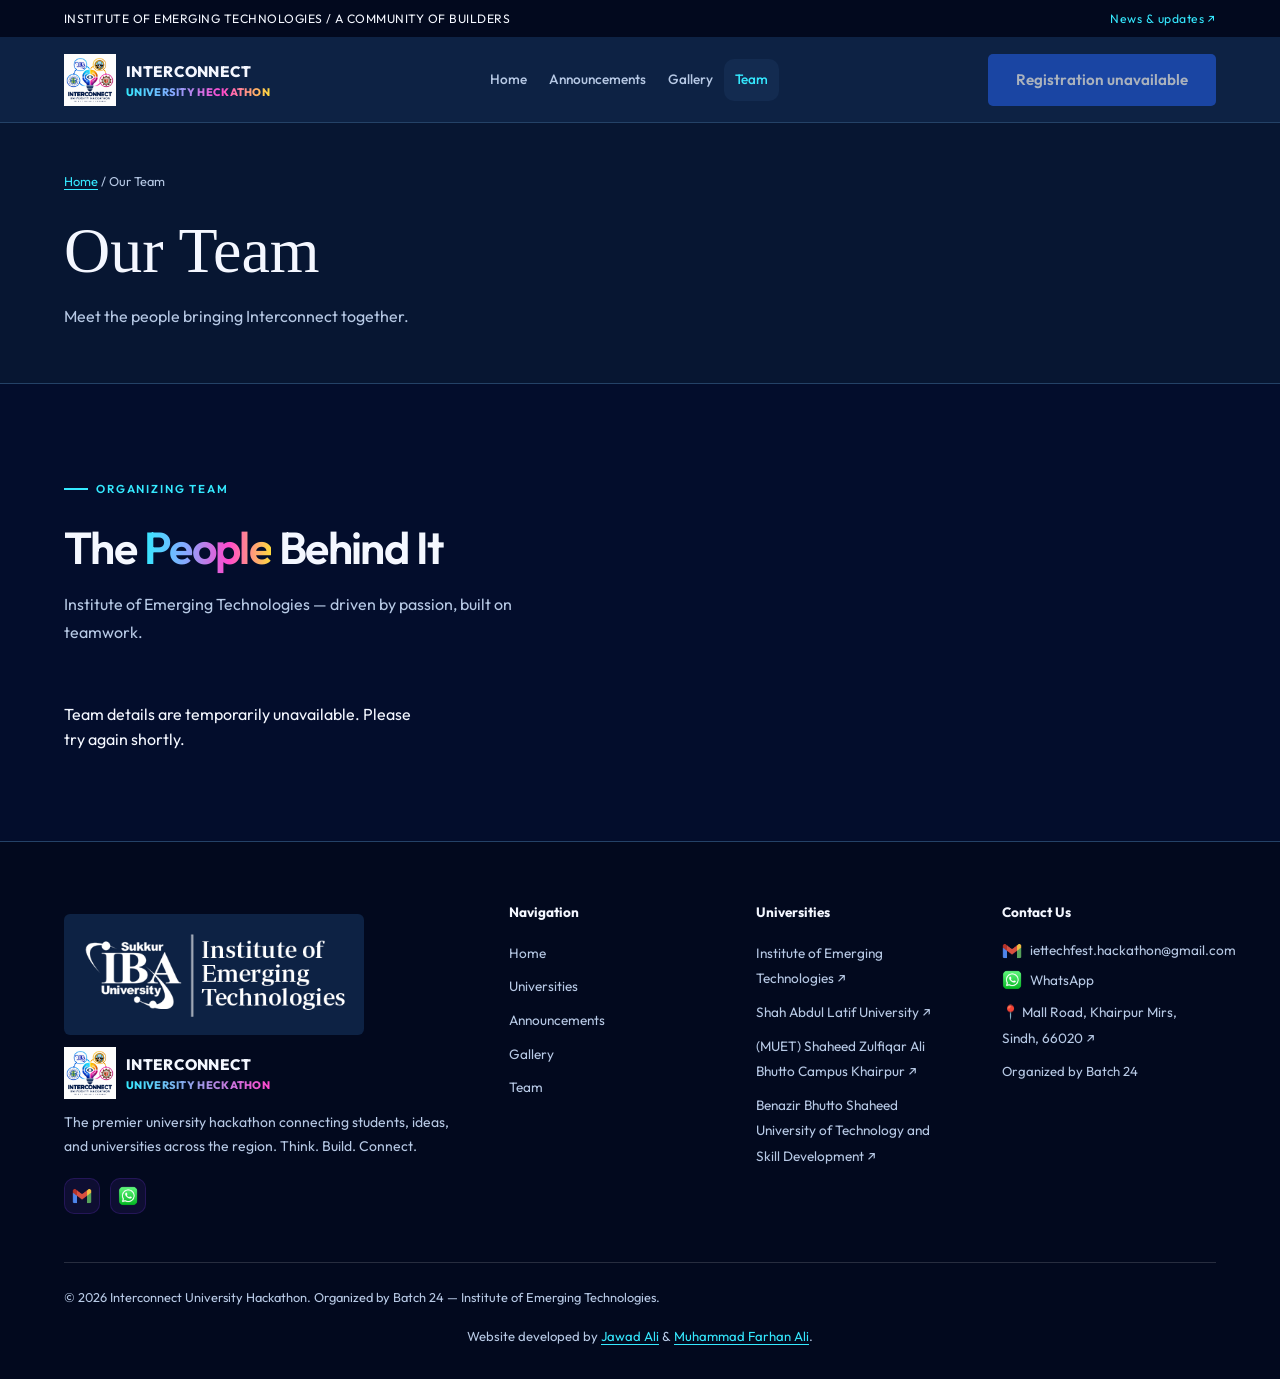
<file: team/index.html>
<!DOCTYPE html>
<html lang="en">
<head><base href="../">
  <meta charset="UTF-8" />
  <meta name="viewport" content="width=device-width, initial-scale=1.0" />
  <meta name="description" content="Meet the people bringing Interconnect together." />
  <title>Our Team | Interconnect University Hackathon</title>

  <!-- Favicon -->
  <link rel="icon" href="images/logos/logo.png" type="image/png" />

  <!-- Fonts -->
  <link rel="preconnect" href="https://fonts.googleapis.com" />
  <link href="https://fonts.googleapis.com/css2?family=Space+Grotesk:wght@300;400;500;600;700&family=Outfit:wght@300;400;500;600;700;800;900&display=swap" rel="stylesheet" />

  <!-- Styles -->
  <link rel="stylesheet" href="css/tokens.css" />
  <link rel="stylesheet" href="css/base.css" />
  <link rel="stylesheet" href="css/navbar.css" />
  <link rel="stylesheet" href="css/hero.css" />
  <link rel="stylesheet" href="css/sections.css" />
  <link rel="stylesheet" href="css/components.css" />
  <link rel="stylesheet" href="css/footer.css" />
  <link rel="stylesheet" href="css/responsive.css" />
  <link rel="stylesheet" href="css/animations.css" />
  <link rel="stylesheet" href="css/university.css" />
<script>if(location.pathname.endsWith("/index.html"))location.replace(location.pathname.slice(0,-10)+location.search+location.hash);</script></head>
<body data-page="team">
  <a class="skip-link" href="team/#main-content">Skip to main content</a>
  <div class="utility-bar"><div class="container"><span>INSTITUTE OF EMERGING TECHNOLOGIES <span class="utility-extra"> / A COMMUNITY OF BUILDERS</span></span><a href="announcements/">News &amp; updates ↗</a></div></div>

  <!-- BACKGROUND -->
  <div id="bg-canvas">
    <div class="orb orb-1"></div>
    <div class="orb orb-2"></div>
    <div class="orb orb-3"></div>
    <div class="orb orb-4"></div>
  </div>
  <div id="particles"></div>

  <!-- NAVBAR -->
  <nav id="navbar">
    <div class="nav-logo">
      <img src="images/logos/logo.png" alt="Interconnect Logo" class="logo-img" id="site-logo" />
      <span class="logo-text">INTERCONNECT <span class="grad-text brand-subtitle">UNIVERSITY HECKATHON</span></span>
    </div>
    <div class="nav-links">
      <a href="./">Home</a>
      <a href="announcements/">Announcements</a>
      <a href="gallery/">Gallery</a>
      <a href="team/">Team</a>
    </div>
    <div class="nav-cta">
      <a href="./#register" class="btn btn-primary" id="nav-register-btn">Register Now</a>
      <button class="hamburger" id="hamburger" aria-label="Toggle menu" aria-expanded="false" aria-controls="mobileMenu">
        <span></span><span></span><span></span>
      </button>
    </div>
  </nav>

  <!-- MOBILE MENU -->
  <div class="mobile-menu" id="mobileMenu">
    <a href="./">Home</a>
    <a href="announcements/">Announcements</a>
    <a href="gallery/">Gallery</a>
    <a href="team/">Team</a>
    <a href="./#register" class="btn btn-primary" id="mobile-register-btn">Register Now →</a>
  </div>

  <main id="main-content">
    <header class="page-banner"><div class="container">
      <div class="page-breadcrumb"><a href="./">Home</a><span aria-hidden="true"> / </span><span>Our Team</span></div>
      <h1>Our Team</h1><p>Meet the people bringing Interconnect together.</p>
    </div></header>
  <section id="team" class="section">
    <div class="container">
      <div class="section-label reveal">Organizing Team</div>
      <h2 class="section-heading reveal reveal-delay-1">The <span class="grad-text">People</span> Behind It</h2>
      <p class="section-sub reveal reveal-delay-2">Institute of Emerging Technologies — driven by passion, built on teamwork.</p>
      <div class="team-grid" id="team-grid">
        <!-- Injected by js/team.js -->
      </div>
    </div>
  </section>

  </main>
  <!-- FOOTER -->
  <footer id="footer">
    <div class="container">
      <div class="footer-grid">
        <div class="footer-brand">
          <a href="https://iiet.edu.pk/" target="_blank" rel="noopener noreferrer" class="host-logo-wrap"><img class="host-logo" src="images/logos/host-institute.png" alt="Institute of Emerging Technologies, Sukkur IBA University"></a>
          <div class="footer-logo">
            <img src="images/logos/logo.png" alt="Interconnect Logo" class="logo-img" />
            <span class="logo-text">INTERCONNECT <span class="grad-text brand-subtitle">UNIVERSITY HECKATHON</span></span>
          </div>
          <p>The premier university hackathon connecting students, ideas, and universities across the region. Think. Build. Connect.</p>
          <div class="footer-socials">
            <a data-event-email href="mailto:iettechfest.hackathon@gmail.com" class="social-btn" title="Email" aria-label="Email"><img src="images/logos/email.png" width="20" height="20" alt="" /></a>
            <a data-event-whatsapp href="https://wa.me/923063394955" target="_blank" rel="noopener" class="social-btn" title="WhatsApp" aria-label="WhatsApp"><img src="images/logos/whatsapp.png" width="20" height="20" alt="" /></a>
          </div>
        </div>
        <div class="footer-col">
          <h4>Navigation</h4>
          <ul>
            <li><a href="./">Home</a></li>
            <li><a href="./#universities">Universities</a></li>
            <li><a href="announcements/">Announcements</a></li>
            <li><a href="gallery/">Gallery</a></li>
            <li><a href="team/">Team</a></li>
          </ul>
        </div>
        <div class="footer-col">
          <h4>Universities</h4>
          <ul>
            <li><a href="https://iiet.edu.pk/" target="_blank" rel="noopener noreferrer">Institute of Emerging Technologies ↗</a></li>
            <li><a href="https://www.salu.edu.pk" target="_blank" rel="noopener">Shah Abdul Latif University ↗</a></li>
            <li><a href="https://www.muet.edu.pk" target="_blank" rel="noopener">(MUET) Shaheed Zulfiqar Ali Bhutto Campus Khairpur ↗</a></li>
            <li><a href="https://bbsutsd.edu.pk/" target="_blank" rel="noopener">Benazir Bhutto Shaheed University of Technology and Skill Development ↗</a></li>
          </ul>
        </div>
        <div class="footer-col">
          <h4>Contact Us</h4>
          <ul>
            <li>
              <a data-event-email href="mailto:iettechfest.hackathon@gmail.com" class="footer-contact-link">
                <img src="images/logos/email.png" class="footer-contact-icon" width="20" height="20" alt="" />
                <span>iettechfest.hackathon@gmail.com</span>
              </a>
            </li>
            <li>
              <a data-event-whatsapp href="https://wa.me/923063394955" target="_blank" rel="noopener" class="footer-contact-link">
                <img src="images/logos/whatsapp.png" class="footer-contact-icon" width="20" height="20" alt="" />
                <span>WhatsApp</span>
              </a>
            </li>
            <li><a href="https://maps.google.com/?q=Institute+of+Emerging+Technologies+Mall+Road+Khairpur" target="_blank" rel="noopener">📍 Mall Road, Khairpur Mirs, Sindh, 66020 ↗</a></li>
            <li><span style="color:var(--c-muted);font-size:0.82rem">Organized by Batch 24</span></li>
          </ul>
        </div>
      </div>
      <div class="footer-bottom">
        <span>© 2026 Interconnect University Hackathon. Organized by Batch 24 — Institute of Emerging Technologies.</span>
      </div>
      <p class="footer-developers">Website developed by <a href="https://www.linkedin.com/in/jawad-ali-b50525325/" target="_blank" rel="noopener noreferrer">Jawad Ali</a> &amp; <a href="https://www.linkedin.com/in/muhammad-farhan-ali-b76809387/" target="_blank" rel="noopener noreferrer">Muhammad Farhan Ali</a>.</p>
    </div>
  </footer>

  <script src="js/data.js"></script>
  <script src="js/organization.js"></script><script src="js/config.js"></script>
  <script src="js/api.js"></script>
  <script src="js/default-event.js"></script>
  <script src="js/schedule.js"></script>
  <script src="js/event.js"></script>
  <script src="js/navbar.js"></script>
  <script src="js/registration.js"></script>
  <script src="js/team.js"></script>
  <script src="js/reveal.js"></script>
</body>
</html>
</file>
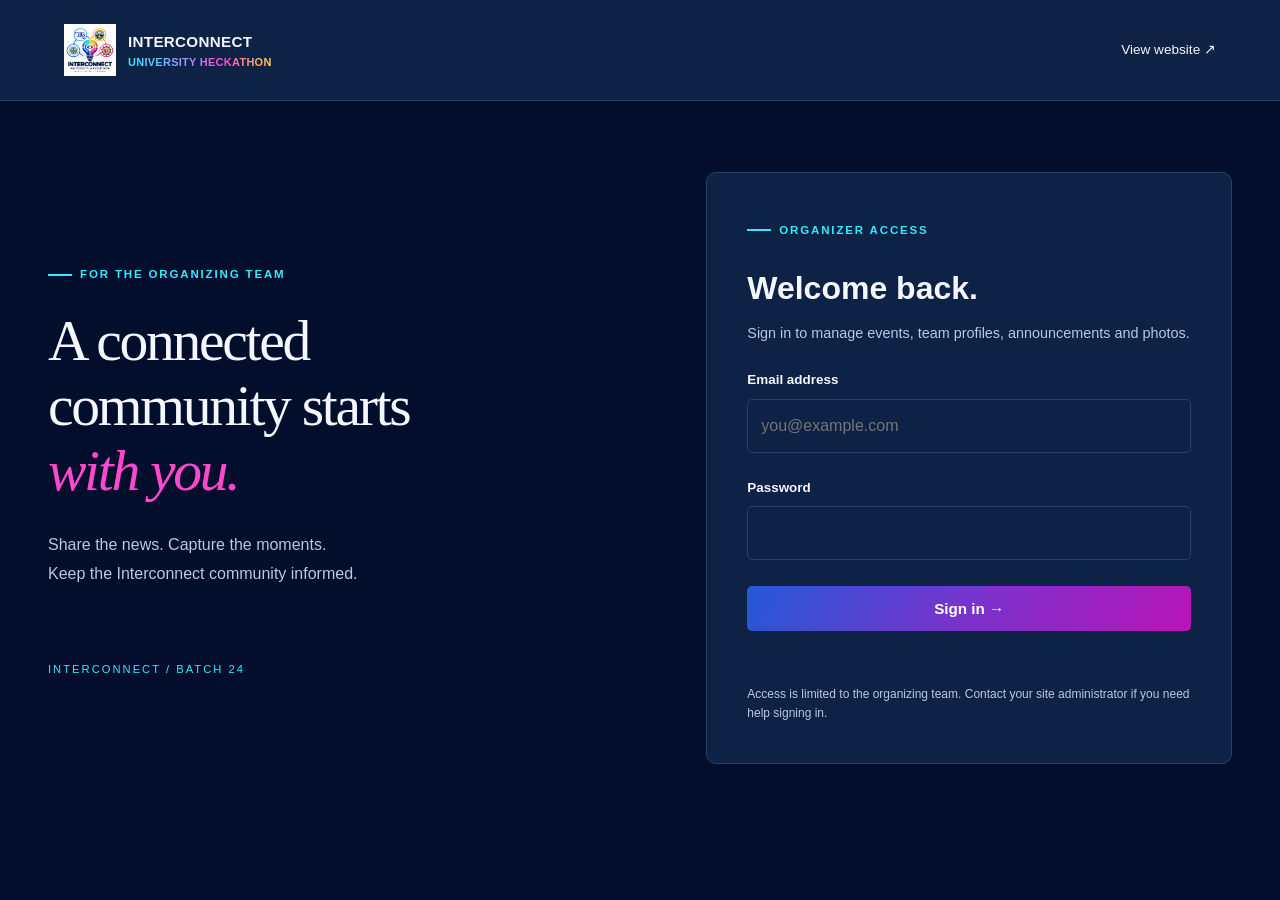
<file: admin.html>
<!doctype html><html lang="en"><head><meta charset="utf-8"><title>Continue to admin</title><script>location.replace("admin/"+location.search+location.hash);</script><meta http-equiv="refresh" content="0;url=admin/"></head><body><a href="admin/">Continue to admin</a></body></html>
</file>
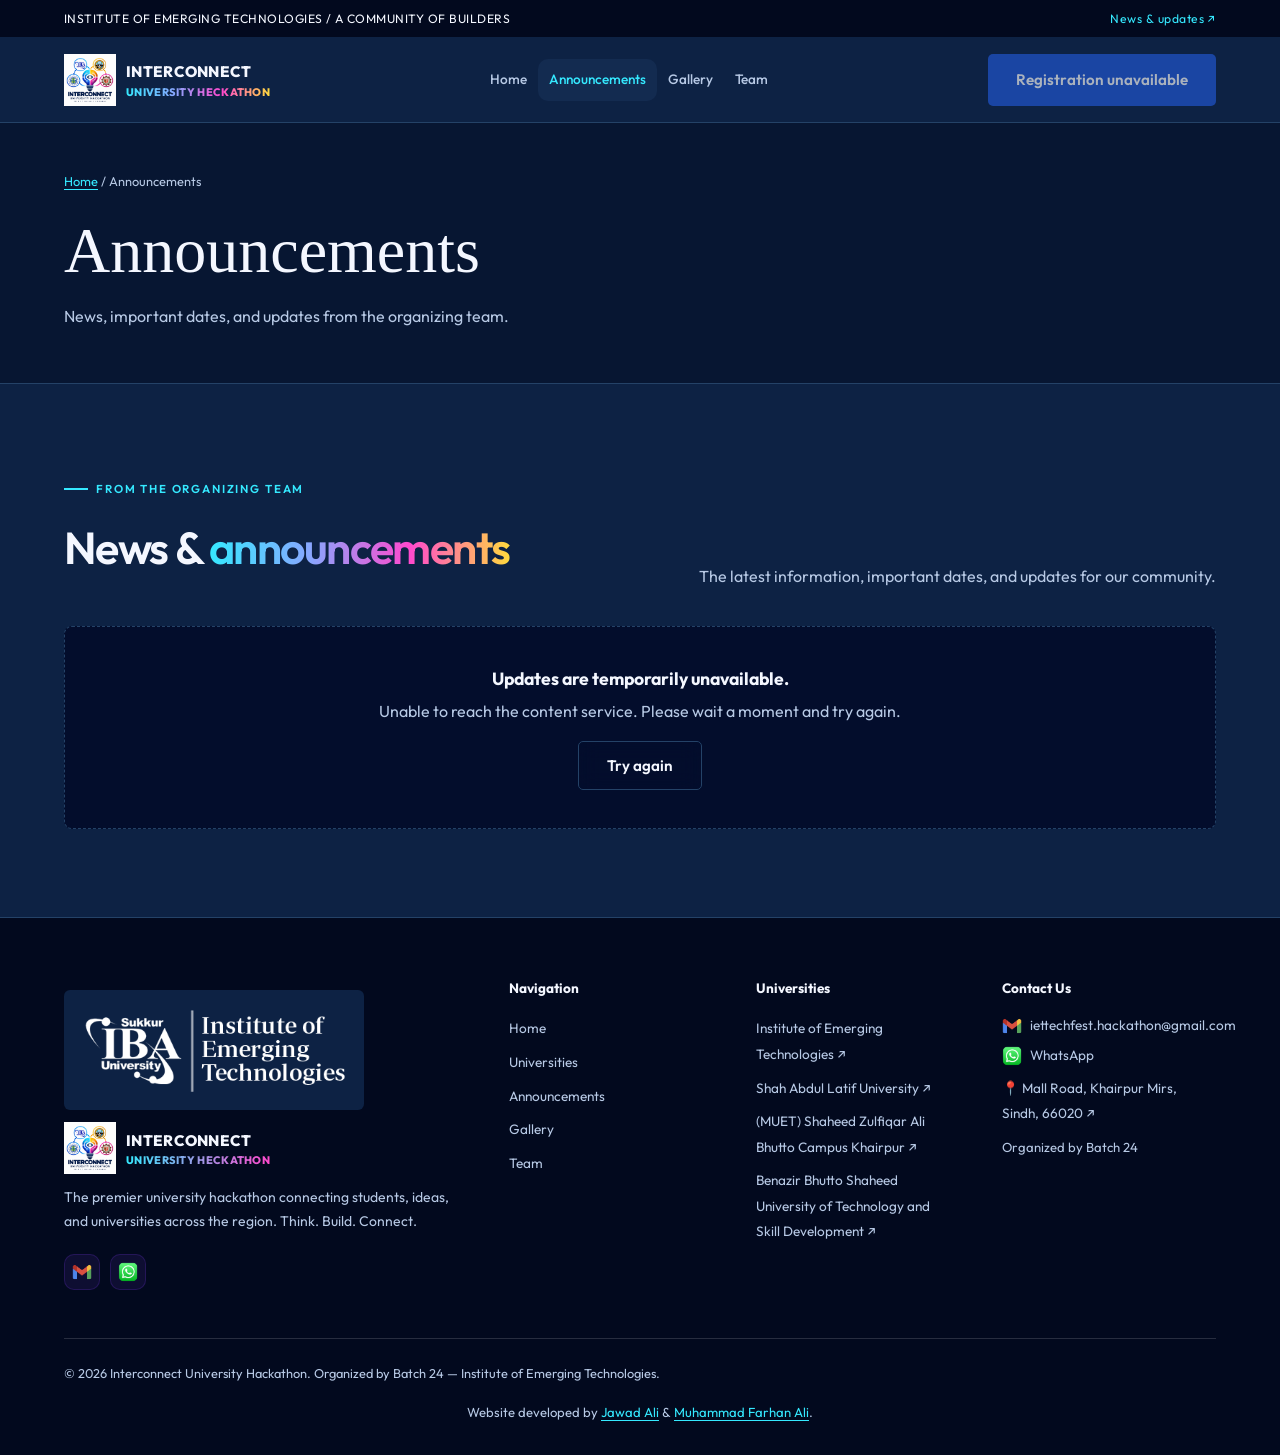
<file: announcements.html>
<!doctype html><html lang="en"><head><meta charset="utf-8"><title>Continue to announcements</title><script>location.replace("announcements/"+location.search+location.hash);</script><meta http-equiv="refresh" content="0;url=announcements/"></head><body><a href="announcements/">Continue to announcements</a></body></html>
</file>
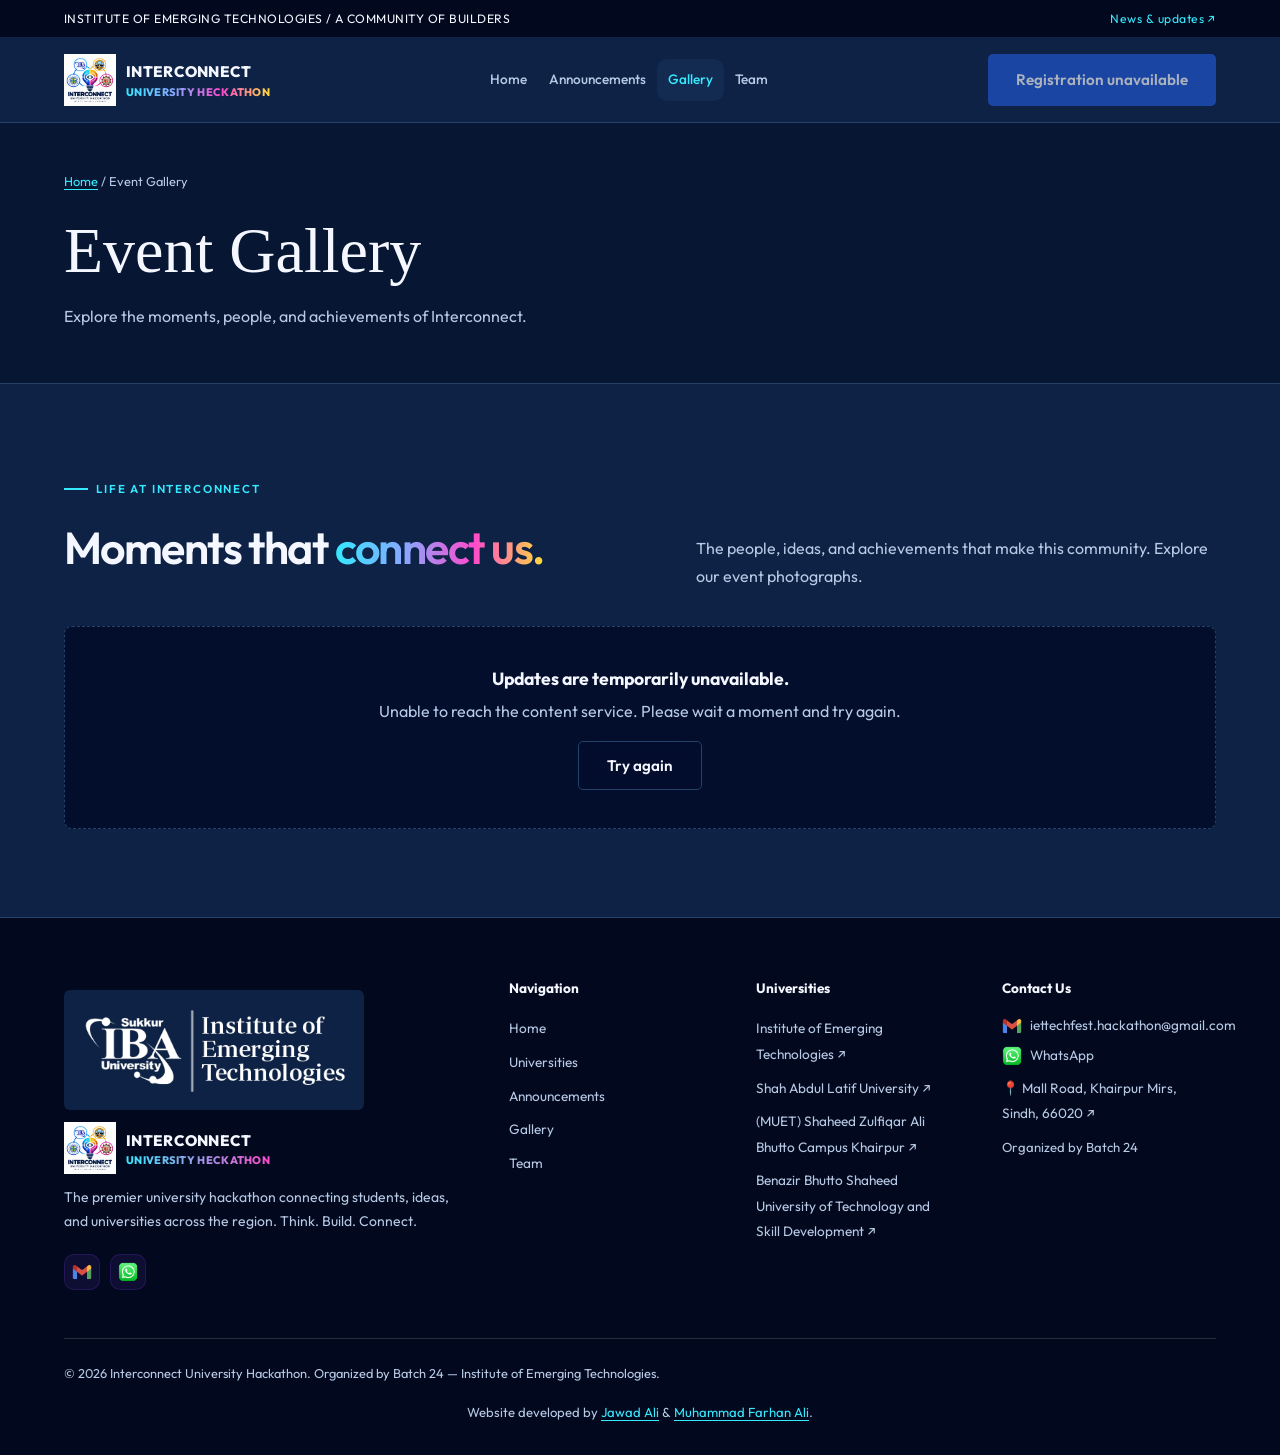
<file: gallery.html>
<!doctype html><html lang="en"><head><meta charset="utf-8"><title>Continue to gallery</title><script>location.replace("gallery/"+location.search+location.hash);</script><meta http-equiv="refresh" content="0;url=gallery/"></head><body><a href="gallery/">Continue to gallery</a></body></html>
</file>
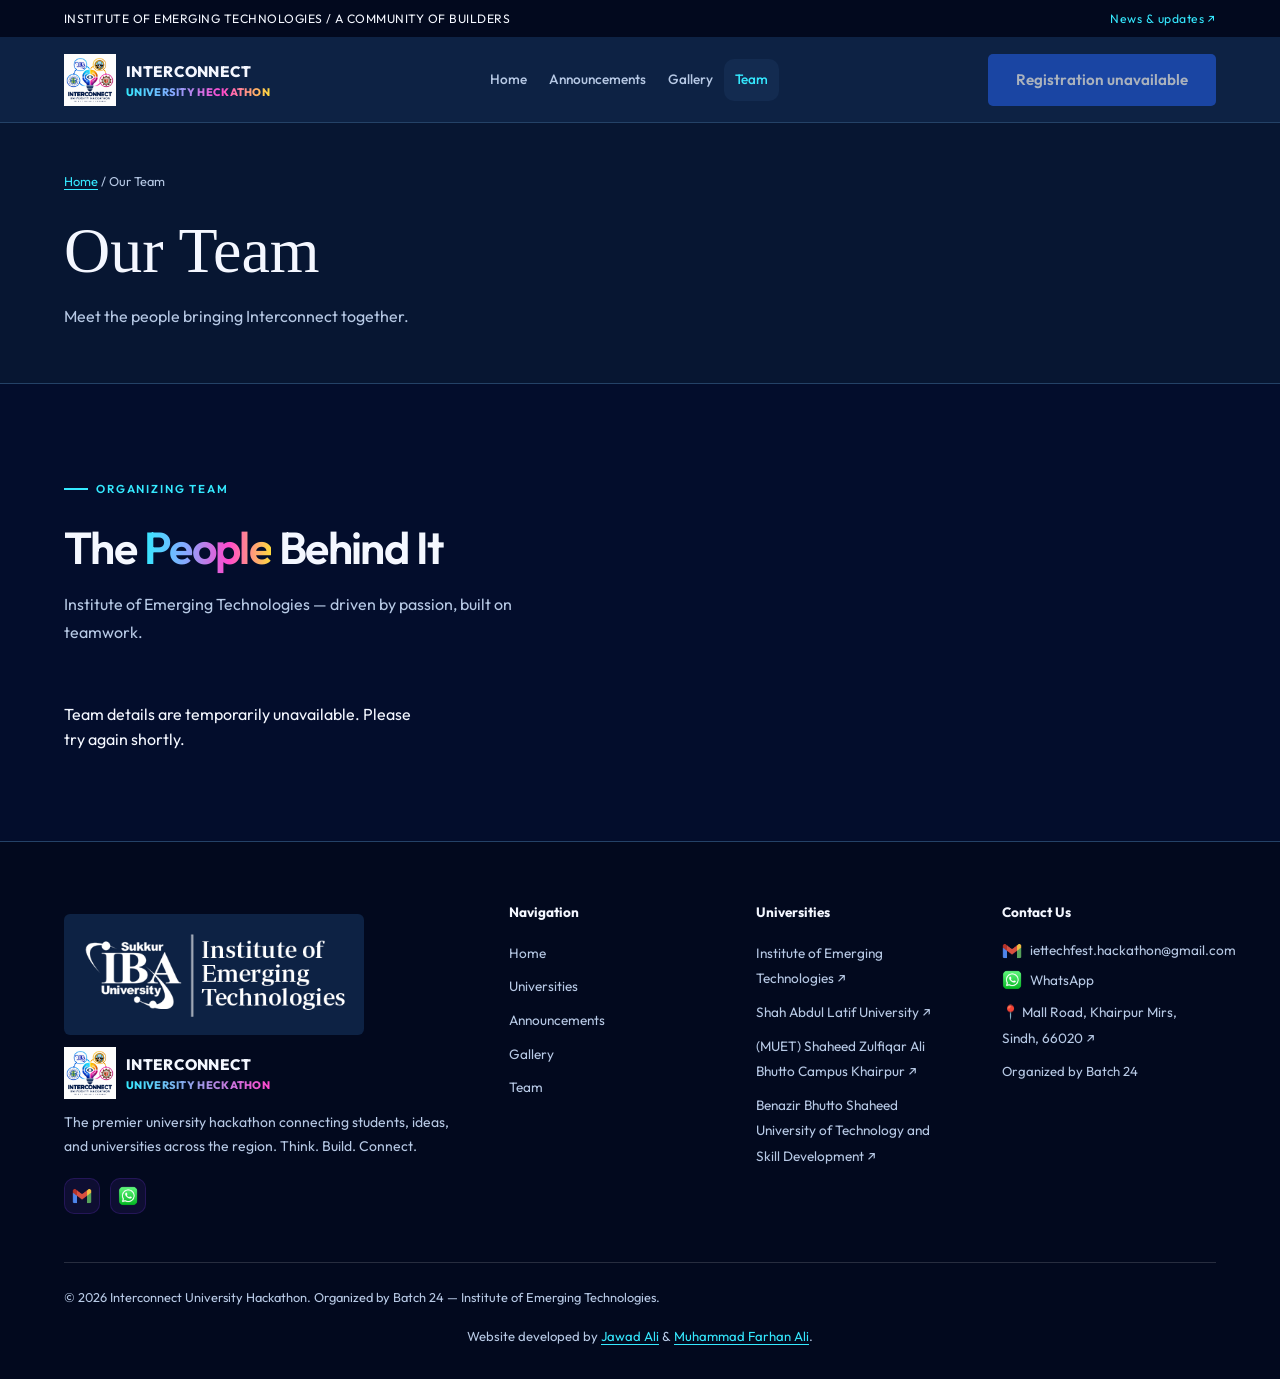
<file: team.html>
<!doctype html><html lang="en"><head><meta charset="utf-8"><title>Continue to team</title><script>location.replace("team/"+location.search+location.hash);</script><meta http-equiv="refresh" content="0;url=team/"></head><body><a href="team/">Continue to team</a></body></html>
</file>
<file: css/tokens.css>
/* ============================================================
   DESIGN TOKENS — Edit these to restyle the entire site
============================================================ */
:root {
  /* Colors */
  --c-bg:        #050814;
  --c-navy:      #080d1e;
  --c-purple:    #7c3aed;
  --c-purple-lt: #a855f7;
  --c-blue:      #2563eb;
  --c-blue-lt:   #38bdf8;
  --c-pink:      #ec4899;
  --c-yellow:    #fbbf24;
  --c-white:     #f1f5f9;
  --c-muted:     #94a3b8;
  --c-border:    rgba(124,58,237,0.25);

  /* Gradients */
  --grad-main: linear-gradient(135deg,#7c3aed,#2563eb,#ec4899);
  --grad-text: linear-gradient(90deg,#a855f7,#38bdf8,#ec4899);
  --grad-card: linear-gradient(135deg,rgba(124,58,237,0.08),rgba(37,99,235,0.06));

  /* Glass */
  --glass-bg:     rgba(8,13,30,0.6);
  --glass-border: rgba(255,255,255,0.08);

  /* Typography */
  --font-display: 'Outfit', sans-serif;
  --font-body:    'Space Grotesk', sans-serif;

  /* Easing */
  --ease-out:    cubic-bezier(0.16,1,0.3,1);
  --ease-spring: cubic-bezier(0.34,1.56,0.64,1);

  /* Spacing */
  --section-py: 100px;
  --container:  1200px;
  --gap:        24px;
}
</file>
<file: css/base.css>
/* ============================================================
   BASE RESET & UTILITIES
============================================================ */
*, *::before, *::after { box-sizing: border-box; margin: 0; padding: 0; }
html { scroll-behavior: smooth; font-size: 16px; }
body {
  background: var(--c-bg);
  color: var(--c-white);
  font-family: var(--font-body);
  line-height: 1.6;
  overflow-x: hidden;
}
a { color: inherit; text-decoration: none; }
img { max-width: 100%; display: block; }

/* Gradient text */
.grad-text {
  background: var(--grad-text);
  -webkit-background-clip: text;
  -webkit-text-fill-color: transparent;
  background-clip: text;
}

/* Container */
.container {
  max-width: var(--container);
  margin: 0 auto;
  padding: 0 var(--gap);
}

/* Section */
.section { position: relative; z-index: 2; padding: var(--section-py) 0; }
.pt-0 { padding-top: 0 !important; }

/* Text helpers */
.text-center { text-align: center; }
.mx-auto { margin-left: auto; margin-right: auto; }

/* Section label */
.section-label {
  display: inline-flex; align-items: center; gap: 8px;
  font-size: 0.72rem; font-weight: 600; letter-spacing: 0.15em;
  text-transform: uppercase; color: var(--c-purple-lt);
  border: 1px solid rgba(168,85,247,0.3);
  border-radius: 100px; padding: 6px 16px; margin-bottom: 24px;
  background: rgba(124,58,237,0.08);
}
.section-label::before {
  content: '';
  width: 6px; height: 6px; border-radius: 50%;
  background: var(--c-purple-lt);
  animation: pulse-dot 2s ease infinite;
}
@keyframes pulse-dot {
  0%,100% { opacity:1; transform:scale(1); }
  50%      { opacity:0.4; transform:scale(0.6); }
}

/* Section headings */
.section-heading {
  font-family: var(--font-display);
  font-size: clamp(2rem,3.5vw,2.8rem);
  font-weight: 800; line-height: 1.15;
  letter-spacing: -0.01em; margin-bottom: 16px;
}
.section-sub {
  color: var(--c-muted); max-width: 520px;
  line-height: 1.75; margin-bottom: 0;
}
.section-header-row {
  display: flex; align-items: flex-end;
  justify-content: space-between;
  flex-wrap: wrap; gap: 20px; margin-bottom: 60px;
}

/* Body text */
.body-text {
  color: var(--c-muted); line-height: 1.8; margin-bottom: 20px;
}

/* Buttons */
.btn {
  display: inline-flex; align-items: center; gap: 8px;
  font-family: var(--font-body); font-weight: 600; font-size: 0.95rem;
  border-radius: 12px; padding: 14px 28px; cursor: pointer;
  transition: all 0.3s var(--ease-out); border: none;
}
.btn-lg { font-size: 1.05rem; padding: 16px 36px; }
.btn-primary {
  background: var(--grad-main); color: #fff;
  box-shadow: 0 0 24px rgba(124,58,237,0.4);
}
.btn-primary:hover {
  transform: translateY(-3px) scale(1.02);
  box-shadow: 0 0 40px rgba(124,58,237,0.6), 0 16px 32px rgba(0,0,0,0.3);
}
.btn-ghost {
  background: rgba(255,255,255,0.04);
  border: 1px solid rgba(255,255,255,0.12);
  color: var(--c-white);
  backdrop-filter: blur(10px);
}
.btn-ghost:hover {
  background: rgba(124,58,237,0.15);
  border-color: rgba(168,85,247,0.5);
  transform: translateY(-2px);
  box-shadow: 0 0 20px rgba(124,58,237,0.2);
}

/* Glass card */
.glass-card {
  background: var(--glass-bg);
  border: 1px solid var(--glass-border);
  border-radius: 20px;
  backdrop-filter: blur(16px);
  -webkit-backdrop-filter: blur(16px);
}

/* Tags */
.tag {
  font-size: 0.75rem; font-weight: 600;
  padding: 5px 12px; border-radius: 100px;
  background: rgba(37,99,235,0.15);
  border: 1px solid rgba(56,189,248,0.25);
  color: var(--c-blue-lt);
}

/* Logo */
.logo-img { width: 52px; height: 52px; flex-shrink: 0; object-fit: contain; }
.logo-text {
  font-family: var(--font-display);
  font-weight: 800; font-size: 1rem;
}
</file>
<file: css/navbar.css>
/* ============================================================
   NAVBAR
============================================================ */
nav {
  position: fixed; top: 16px; left: 50%; transform: translateX(-50%);
  z-index: 100; width: calc(100% - 48px); max-width: 1160px;
  background: rgba(5,8,20,0.7);
  border: 1px solid var(--glass-border);
  border-radius: 16px;
  backdrop-filter: blur(20px);
  -webkit-backdrop-filter: blur(20px);
  padding: 0 24px;
  display: flex; align-items: center; justify-content: space-between; height: 64px;
  transition: background 0.4s, box-shadow 0.4s;
}
nav.scrolled {
  background: rgba(5,8,20,0.92);
  box-shadow: 0 4px 32px rgba(0,0,0,0.4), 0 0 0 1px rgba(124,58,237,0.2);
}
.nav-logo { display: flex; align-items: center; gap: 10px; }

.nav-links { display: flex; align-items: center; gap: 4px; }
.nav-links a {
  font-size: 0.85rem; font-weight: 500; color: var(--c-muted);
  padding: 8px 14px; border-radius: 10px;
  transition: color 0.2s, background 0.2s;
}
.nav-links a:hover, .nav-links a.active {
  color: var(--c-white); background: rgba(124,58,237,0.15);
}

.nav-cta { display: flex; align-items: center; gap: 12px; }

/* Hamburger */
.hamburger {
  display: none; flex-direction: column; gap: 5px;
  cursor: pointer; padding: 8px; border: none; background: none;
}
.hamburger span {
  display: block; width: 22px; height: 2px; background: var(--c-white);
  border-radius: 2px; transition: all 0.3s var(--ease-out);
}
.hamburger.open span:nth-child(1) { transform: translateY(7px) rotate(45deg); }
.hamburger.open span:nth-child(2) { opacity: 0; transform: scaleX(0); }
.hamburger.open span:nth-child(3) { transform: translateY(-7px) rotate(-45deg); }

/* Mobile menu */
.mobile-menu {
  position: fixed; top: 96px; left: 24px; right: 24px; z-index: 99;
  background: rgba(5,8,20,0.96); border: 1px solid var(--glass-border);
  border-radius: 16px; padding: 16px;
  backdrop-filter: blur(20px);
  display: none; flex-direction: column; gap: 4px;
}
.mobile-menu.open { display: flex; }
.mobile-menu a {
  font-size: 0.95rem; font-weight: 500; color: var(--c-muted);
  padding: 12px 16px; border-radius: 10px;
  transition: color 0.2s, background 0.2s;
}
.mobile-menu a:hover { color: var(--c-white); background: rgba(124,58,237,0.15); }
.mobile-menu .btn { width: 100%; justify-content: center; margin-top: 8px; }
</file>
<file: css/hero.css>
/* ============================================================
   HERO
============================================================ */
#hero {
  min-height: 100vh; display: flex; align-items: center;
  padding: 120px 0 80px; position: relative; z-index: 2;
}
.hero-inner {
  display: grid; grid-template-columns: 1fr 1fr;
  gap: 60px; align-items: center;
}
.hero-badge {
  display: inline-flex; align-items: center; gap: 8px;
  font-size: 0.72rem; font-weight: 700; letter-spacing: 0.12em;
  text-transform: uppercase;
  background: linear-gradient(90deg,rgba(124,58,237,0.2),rgba(37,99,235,0.2));
  border: 1px solid rgba(124,58,237,0.4);
  border-radius: 100px; padding: 6px 16px; margin-bottom: 28px;
  color: var(--c-blue-lt);
}
.hero-title {
  font-family: var(--font-display);
  font-size: clamp(2.8rem,5vw,4.2rem);
  font-weight: 900; line-height: 1.08;
  letter-spacing: -0.02em; margin-bottom: 24px;
}
.hero-sub {
  font-size: 1.05rem; color: var(--c-muted); line-height: 1.75;
  max-width: 480px; margin-bottom: 40px;
}
.hero-ctas { display: flex; flex-wrap: wrap; gap: 14px; margin-bottom: 48px; }
.hero-meta { display: flex; flex-wrap: wrap; gap: 28px; }
.hero-meta-item { display: flex; align-items: center; gap: 8px; font-size: 0.85rem; color: var(--c-muted); }

.hero-visual {
  position: relative;
  display: flex; align-items: center; justify-content: center;
}
#network-container svg { width: 100%; max-width: 520px; }

/* Universities strip */
.universities-strip {
  position: relative; z-index: 2;
  border-top: 1px solid var(--glass-border);
  border-bottom: 1px solid var(--glass-border);
  padding: 28px 0;
  background: rgba(8,13,30,0.5);
}
.universities-inner {
  display: flex; align-items: center;
  justify-content: center; flex-wrap: wrap; gap: 40px;
}
.uni-badge {
  display: flex; align-items: center; gap: 10px;
  font-size: 0.82rem; font-weight: 600; color: var(--c-muted);
  transition: color 0.2s;
}
.uni-badge:hover { color: var(--c-white); }
.uni-icon {
  width: 36px; height: 36px; border-radius: 10px;
  border: 1px solid rgba(124,58,237,0.3);
  background: rgba(124,58,237,0.1);
  display: flex; align-items: center; justify-content: center; font-size: 1rem;
}
.uni-type { font-size: 0.68rem; color: var(--c-purple-lt); margin-bottom: 2px; }
</file>
<file: css/sections.css>
/* ============================================================
   ABOUT
============================================================ */
.about-grid { display: grid; grid-template-columns: 1fr 1fr; gap: 60px; align-items: center; }
.about-visual { position: relative; }
.about-card-main {
  padding: 36px; border-radius: 24px;
  background: var(--grad-card);
  border: 1px solid rgba(124,58,237,0.2);
  position: relative; overflow: hidden;
}
.about-card-main::before {
  content: ''; position: absolute; inset: -1px; border-radius: 24px;
  background: var(--grad-main); z-index: -1; padding: 1px;
  -webkit-mask: linear-gradient(#fff 0 0) content-box, linear-gradient(#fff 0 0);
  -webkit-mask-composite: xor; mask-composite: exclude; opacity: 0.4;
}
.about-quote {
  font-family: var(--font-display); font-size: 1.35rem; font-weight: 700;
  line-height: 1.4; margin-bottom: 14px;
}
.about-caption { font-size: 0.8rem; color: var(--c-muted); margin-bottom: 24px; }
.about-tags { display: flex; flex-wrap: wrap; gap: 8px; }
.about-stats { display: grid; grid-template-columns: 1fr 1fr; gap: 16px; margin-top: 32px; }
.stat-card {
  padding: 20px; border-radius: 16px;
  background: rgba(124,58,237,0.08);
  border: 1px solid rgba(124,58,237,0.2);
  text-align: center;
  transition: border-color 0.3s, box-shadow 0.3s;
}
.stat-card:hover {
  border-color: rgba(168,85,247,0.5);
  box-shadow: 0 0 20px rgba(124,58,237,0.2);
}
.stat-num {
  font-family: var(--font-display); font-size: 1.8rem; font-weight: 800;
  background: var(--grad-text); -webkit-background-clip: text;
  -webkit-text-fill-color: transparent; background-clip: text;
}
.stat-label { font-size: 0.78rem; color: var(--c-muted); margin-top: 4px; }

/* ============================================================
   HOW IT WORKS
============================================================ */
.timeline {
  display: flex; align-items: flex-start; gap: 0;
  margin-top: 64px; position: relative;
}
.timeline-line {
  position: absolute; top: 28px;
  left: calc(24px + 10%); right: calc(24px + 10%);
  height: 2px;
  background: linear-gradient(90deg,transparent,var(--c-purple),var(--c-blue),var(--c-pink),transparent);
  opacity: 0.3;
}
.timeline-step {
  flex: 1; display: flex; flex-direction: column;
  align-items: center; text-align: center; padding: 0 12px;
}
.step-node {
  width: 56px; height: 56px; border-radius: 50%;
  display: flex; align-items: center; justify-content: center;
  font-family: var(--font-display); font-weight: 800; font-size: 0.85rem;
  position: relative; z-index: 1; margin-bottom: 20px;
  background: var(--grad-main);
  box-shadow: 0 0 20px rgba(124,58,237,0.4);
  transition: transform 0.3s var(--ease-spring), box-shadow 0.3s;
  color: #fff;
}
.step-node:hover { transform: scale(1.15); box-shadow: 0 0 36px rgba(124,58,237,0.7); }
.step-label { font-size: 0.68rem; font-weight: 700; letter-spacing: 0.12em; color: var(--c-purple-lt); margin-bottom: 8px; }
.step-title { font-family: var(--font-display); font-weight: 700; font-size: 1rem; margin-bottom: 8px; }
.step-desc { font-size: 0.82rem; color: var(--c-muted); line-height: 1.6; }

/* ============================================================
   HACKATHON
============================================================ */
.hackathon-section { position: relative; overflow: hidden; }
.hackathon-glow {
  position: absolute; inset: 0; z-index: 0;
  background: radial-gradient(ellipse at 50% 0%,rgba(124,58,237,0.2) 0%,transparent 60%),
              radial-gradient(ellipse at 80% 80%,rgba(236,72,153,0.12) 0%,transparent 50%);
}
.hackathon-inner { position: relative; z-index: 1; }
.hackathon-heading {
  font-family: var(--font-display);
  font-size: clamp(2.4rem,4vw,3.6rem);
  font-weight: 900; line-height: 1.08;
  letter-spacing: -0.02em; text-align: center; margin-bottom: 20px;
}
.hackathon-sub {
  text-align: center; color: var(--c-muted); max-width: 560px;
  margin: 0 auto 60px; line-height: 1.75;
}
.hackathon-cards {
  display: grid; grid-template-columns: repeat(4,1fr);
  gap: 16px; margin-bottom: 56px;
}
.hack-card {
  padding: 28px 20px; border-radius: 18px;
  background: rgba(124,58,237,0.06);
  border: 1px solid rgba(124,58,237,0.2);
  text-align: center;
  transition: border-color 0.3s, transform 0.3s, box-shadow 0.3s;
}
.hack-card:hover {
  transform: translateY(-6px);
  border-color: rgba(168,85,247,0.4);
  box-shadow: 0 16px 40px rgba(124,58,237,0.15);
}
.hack-icon { font-size: 2rem; margin-bottom: 14px; }
.hack-title { font-family: var(--font-display); font-weight: 700; font-size: 0.95rem; margin-bottom: 8px; }
.hack-desc { font-size: 0.8rem; color: var(--c-muted); line-height: 1.55; }
.hackathon-cta { text-align: center; margin-bottom: 24px; }
.hackathon-info {
  display: flex; justify-content: center; gap: 32px;
  flex-wrap: wrap; margin-top: 20px;
}
.hack-info-item { display: flex; align-items: center; gap: 8px; font-size: 0.85rem; color: var(--c-muted); }

/* ============================================================
   FINAL CTA
============================================================ */
.cta-section { position: relative; overflow: hidden; }
.cta-glow {
  position: absolute; inset: 0; z-index: 0;
  background:
    radial-gradient(ellipse at 30% 50%,rgba(124,58,237,0.25) 0%,transparent 55%),
    radial-gradient(ellipse at 70% 50%,rgba(236,72,153,0.18) 0%,transparent 55%),
    radial-gradient(ellipse at 50% 100%,rgba(37,99,235,0.15) 0%,transparent 50%);
}
.cta-inner { position: relative; z-index: 1; }
.cta-heading {
  font-family: var(--font-display);
  font-size: clamp(2.4rem,4.5vw,4rem);
  font-weight: 900; line-height: 1.08;
  letter-spacing: -0.02em; margin-bottom: 20px;
}
.cta-sub { color: var(--c-muted); max-width: 500px; margin: 0 auto 40px; line-height: 1.75; }
.cta-btns { display: flex; justify-content: center; flex-wrap: wrap; gap: 16px; }
.cta-footnote { margin-top: 32px; font-size: 0.8rem; color: var(--c-muted); }

/* ============================================================
   REGISTRATION / QR SECTION
============================================================ */
.register-section { position: relative; overflow: hidden; }
.register-glow {
  position: absolute; inset: 0; z-index: 0;
  background:
    radial-gradient(ellipse at 20% 50%, rgba(124,58,237,0.18) 0%, transparent 55%),
    radial-gradient(ellipse at 80% 50%, rgba(56,189,248,0.12) 0%, transparent 55%);
}
.register-inner { position: relative; z-index: 1; }

.register-grid {
  display: grid;
  grid-template-columns: 1fr 1fr;
  gap: 32px;
  margin-top: 56px;
  max-width: 860px;
  margin-left: auto;
  margin-right: auto;
}

/* QR Card */
.qr-card {
  padding: 40px 32px;
  display: flex; flex-direction: column;
  align-items: center; text-align: center;
  gap: 20px;
}
.qr-label {
  font-family: var(--font-display); font-weight: 700; font-size: 1rem;
  color: var(--c-white);
}
.qr-wrapper {
  width: 200px; height: 200px;
  border-radius: 16px;
  background: rgba(255,255,255,0.04);
  border: 1px solid rgba(124,58,237,0.3);
  display: flex; align-items: center; justify-content: center;
  position: relative;
  box-shadow: 0 0 32px rgba(124,58,237,0.2);
  overflow: hidden;
}
.qr-wrapper canvas,
.qr-wrapper img { border-radius: 12px; }
.qr-img-custom { width: 200px; height: 200px; object-fit: contain; border-radius: 12px; }
.qr-hint { font-size: 0.78rem; color: var(--c-muted); }
.qr-overlay {
  position: absolute; inset: 0;
  background: rgba(5,8,20,0.6);
  border-radius: 12px;
  display: flex; align-items: center; justify-content: center;
  font-size: 0.75rem; font-weight: 600;
  color: var(--c-purple-lt); text-align: center; line-height: 1.5;
  backdrop-filter: blur(2px);
}
.qr-fallback {
  display: flex; flex-direction: column;
  align-items: center; justify-content: center;
  width: 100%; height: 100%; text-align: center;
  padding: 16px;
}

/* Registration Info Card */
.reg-info-card {
  padding: 36px 32px;
  display: flex; flex-direction: column;
  gap: 0;
}
.reg-info-icon { font-size: 2rem; margin-bottom: 12px; }
.reg-info-title {
  font-family: var(--font-display); font-weight: 700; font-size: 1.25rem;
  margin-bottom: 20px;
}
.reg-checklist {
  list-style: none; display: flex; flex-direction: column; gap: 10px;
  margin-bottom: 28px;
}
.reg-checklist li { font-size: 0.88rem; color: var(--c-muted); }

/* Register button inside section */
.reg-btn-wrap { margin-bottom: 16px; }
.reg-main-btn {
  width: 100%; justify-content: center;
  font-size: 1rem; padding: 16px 24px;
}
.reg-direct-link {
  color: var(--c-blue-lt);
  text-decoration: underline;
  font-size: 0.78rem;
  word-break: break-all;
  transition: color 0.2s;
}
.reg-direct-link:hover { color: var(--c-purple-lt); }
.reg-form-link {
  font-size: 0.78rem; color: var(--c-muted); line-height: 1.6;
}

/* Coming Soon state */
.reg-coming-soon {
  text-align: center; padding: 20px;
  border-radius: 14px;
  background: rgba(124,58,237,0.08);
  border: 1px dashed rgba(124,58,237,0.3);
  margin-bottom: 16px;
}
.reg-coming-badge {
  display: inline-block;
  font-size: 0.82rem; font-weight: 700;
  color: var(--c-purple-lt); margin-bottom: 8px;
}
.reg-coming-soon p { font-size: 0.78rem; color: var(--c-muted); }

/* Responsive */
@media (max-width: 640px) {
  .register-grid { grid-template-columns: 1fr; }
}

/* ============================================================
   COUNTDOWN TIMER
============================================================ */
.countdown-section {
  position: relative; z-index: 2;
  padding: 48px 0;
  background: rgba(8,13,30,0.6);
  border-top: 1px solid var(--glass-border);
  border-bottom: 1px solid var(--glass-border);
}
.countdown-inner { text-align: center; }
.countdown-label {
  font-size: 0.75rem; font-weight: 700; letter-spacing: 0.15em;
  text-transform: uppercase; color: var(--c-purple-lt);
  margin-bottom: 28px;
}
.countdown-grid {
  display: flex; align-items: center;
  justify-content: center; gap: 8px;
  margin-bottom: 28px; flex-wrap: wrap;
}
.countdown-box {
  min-width: 90px; padding: 16px 12px;
  border-radius: 16px;
  background: rgba(124,58,237,0.08);
  border: 1px solid rgba(124,58,237,0.25);
  backdrop-filter: blur(10px);
  transition: border-color 0.3s, box-shadow 0.3s;
}
.countdown-box:hover {
  border-color: rgba(168,85,247,0.5);
  box-shadow: 0 0 20px rgba(124,58,237,0.2);
}
.countdown-num {
  font-family: var(--font-display);
  font-size: clamp(2rem, 4vw, 3rem);
  font-weight: 900; line-height: 1;
  background: var(--grad-text);
  -webkit-background-clip: text;
  -webkit-text-fill-color: transparent;
  background-clip: text;
  min-width: 2ch; display: inline-block;
}
.countdown-unit {
  font-size: 0.7rem; font-weight: 600;
  letter-spacing: 0.1em; text-transform: uppercase;
  color: var(--c-muted); margin-top: 6px;
}
.countdown-sep {
  font-family: var(--font-display);
  font-size: 2rem; font-weight: 900;
  color: rgba(168,85,247,0.4);
  align-self: flex-start; padding-top: 12px;
}
.countdown-date-row {
  display: flex; align-items: center;
  justify-content: center; flex-wrap: wrap; gap: 12px;
  font-size: 0.85rem;
}
.countdown-date-badge {
  display: inline-flex; align-items: center; gap: 6px;
  padding: 6px 14px; border-radius: 100px;
  background: rgba(124,58,237,0.12);
  border: 1px solid rgba(124,58,237,0.3);
  color: var(--c-white); font-weight: 600;
}
.countdown-divider { color: var(--c-muted); }
.countdown-venue-link {
  display: inline-flex; align-items: center; gap: 4px;
  color: var(--c-blue-lt); font-weight: 600;
  border-bottom: 1px solid rgba(56,189,248,0.3);
  transition: color 0.2s, border-color 0.2s;
}
.countdown-venue-link:hover {
  color: var(--c-purple-lt);
  border-color: rgba(168,85,247,0.5);
}

/* Venue link style (used inline) */
.venue-link {
  color: var(--c-blue-lt);
  border-bottom: 1px solid rgba(56,189,248,0.3);
  transition: color 0.2s;
}
.venue-link:hover { color: var(--c-purple-lt); }

@media (max-width: 480px) {
  .countdown-box { min-width: 70px; padding: 12px 8px; }
  .countdown-date-row { flex-direction: column; gap: 8px; }
}

/* ============================================================
   PRICING CARDS
============================================================ */
.pricing-grid {
  display: grid;
  grid-template-columns: repeat(3, 1fr);
  gap: 20px;
  max-width: 760px;
  margin: 48px auto 12px;
}
.pricing-card {
  position: relative;
  padding: 32px 24px;
  border-radius: 20px;
  background: var(--glass-bg);
  border: 1px solid var(--glass-border);
  backdrop-filter: blur(12px);
  text-align: center;
  transition: transform 0.35s var(--ease-spring), border-color 0.35s, box-shadow 0.35s;
}
.pricing-card:hover {
  transform: translateY(-8px);
  border-color: rgba(168,85,247,0.4);
  box-shadow: 0 20px 48px rgba(124,58,237,0.18);
}
.pricing-popular {
  border-color: rgba(124,58,237,0.45);
  box-shadow: 0 0 32px rgba(124,58,237,0.18);
  background: rgba(124,58,237,0.08);
}
.pricing-badge {
  position: absolute; top: -12px; left: 50%; transform: translateX(-50%);
  background: var(--grad-main);
  font-size: 0.68rem; font-weight: 700; letter-spacing: 0.06em;
  padding: 4px 14px; border-radius: 100px; color: #fff;
  white-space: nowrap;
}
.pricing-icon { font-size: 2rem; margin-bottom: 12px; }
.pricing-type {
  font-family: var(--font-display); font-weight: 800; font-size: 1.1rem;
  margin-bottom: 4px;
}
.pricing-desc { font-size: 0.78rem; color: var(--c-muted); margin-bottom: 16px; }
.pricing-price {
  font-family: var(--font-display); font-weight: 400;
  font-size: 0.85rem; color: var(--c-muted); margin-bottom: 20px;
}
.pricing-price span {
  font-size: 1.9rem; font-weight: 900;
  background: var(--grad-text);
  -webkit-background-clip: text;
  -webkit-text-fill-color: transparent;
  background-clip: text;
}
.pricing-btn { width: 100%; justify-content: center; font-size: 0.88rem; padding: 11px 16px; }
.pricing-note {
  text-align: center; font-size: 0.82rem; color: var(--c-muted);
  margin: 0 auto 48px; max-width: 500px; line-height: 1.6;
}

/* ============================================================
   FOOTER CONTACT LINKS
============================================================ */
.footer-contact-link {
  display: flex; align-items: center; gap: 8px;
  font-size: 0.85rem; color: var(--c-muted);
  transition: color 0.2s;
}
.footer-contact-link:hover { color: var(--c-purple-lt); }
.footer-contact-icon { font-size: 1rem; flex-shrink: 0; }

/* Responsive pricing */
@media (max-width: 600px) {
  .pricing-grid { grid-template-columns: 1fr; max-width: 320px; }
}
</file>
<file: css/components.css>
/* ============================================================
   FEATURE CARDS
============================================================ */
.features-grid { display: grid; grid-template-columns: repeat(3,1fr); gap: 20px; }
.feature-card {
  padding: 32px; border-radius: 20px;
  background: var(--glass-bg);
  border: 1px solid var(--glass-border);
  backdrop-filter: blur(10px);
  transition: transform 0.35s var(--ease-spring), border-color 0.35s, box-shadow 0.35s;
  position: relative; overflow: hidden; cursor: default;
}
.feature-card::before {
  content: ''; position: absolute; inset: 0; border-radius: 20px;
  background: var(--grad-main); opacity: 0;
  transition: opacity 0.35s; z-index: 0;
}
.feature-card:hover {
  transform: translateY(-8px);
  border-color: rgba(168,85,247,0.5);
  box-shadow: 0 20px 50px rgba(124,58,237,0.2), 0 0 0 1px rgba(168,85,247,0.3);
}
.feature-card:hover::before { opacity: 0.04; }
.feature-card > * { position: relative; z-index: 1; }
.feature-icon {
  width: 52px; height: 52px; border-radius: 14px;
  display: flex; align-items: center; justify-content: center;
  margin-bottom: 20px; font-size: 1.4rem;
  background: rgba(124,58,237,0.15);
  border: 1px solid rgba(124,58,237,0.25);
  transition: transform 0.3s var(--ease-spring), box-shadow 0.3s;
}
.feature-card:hover .feature-icon { transform: scale(1.12) rotate(-5deg); box-shadow: 0 0 24px rgba(124,58,237,0.5); }
.feature-num { font-size: 0.68rem; font-weight: 700; letter-spacing: 0.12em; color: rgba(168,85,247,0.5); margin-bottom: 8px; }
.feature-title { font-family: var(--font-display); font-weight: 700; font-size: 1.05rem; margin-bottom: 10px; }
.feature-desc { font-size: 0.875rem; color: var(--c-muted); line-height: 1.65; }
.feature-accent {
  display: inline-block; width: 32px; height: 2px; margin-top: 20px;
  border-radius: 2px; background: var(--grad-main); opacity: 0.6;
  transition: width 0.3s, opacity 0.3s;
}
.feature-card:hover .feature-accent { width: 52px; opacity: 1; }

/* ============================================================
   TRACKS
============================================================ */
.tracks-grid { display: grid; grid-template-columns: repeat(2,1fr); gap: 16px; margin-top: 56px; }
.track-card {
  display: flex; align-items: flex-start; gap: 16px;
  padding: 24px; border-radius: 16px;
  background: var(--glass-bg); border: 1px solid var(--glass-border);
  transition: border-color 0.3s, transform 0.3s;
}
.track-card:hover { border-color: rgba(124,58,237,0.35); transform: translateX(4px); }
.track-icon-wrap {
  width: 44px; height: 44px; border-radius: 12px;
  display: flex; align-items: center; justify-content: center;
  font-size: 1.2rem; flex-shrink: 0;
}
.track-title { font-family: var(--font-display); font-weight: 700; font-size: 0.95rem; margin-bottom: 6px; }
.track-desc { font-size: 0.82rem; color: var(--c-muted); line-height: 1.6; }

/* ============================================================
   TECHNOLOGIES
============================================================ */
.tech-grid { display: flex; flex-wrap: wrap; gap: 12px; justify-content: center; margin-top: 56px; }
.tech-badge {
  display: flex; align-items: center; gap: 10px;
  padding: 12px 20px; border-radius: 14px;
  background: var(--glass-bg); border: 1px solid var(--glass-border);
  font-size: 0.85rem; font-weight: 600;
  transition: border-color 0.3s, transform 0.3s, box-shadow 0.3s; cursor: default;
}
.tech-badge:hover {
  border-color: rgba(168,85,247,0.45);
  transform: translateY(-3px) scale(1.03);
  box-shadow: 0 8px 24px rgba(124,58,237,0.15);
}
.tech-dot { width: 8px; height: 8px; border-radius: 50%; flex-shrink: 0; }

/* ============================================================
   TEAM
============================================================ */
.team-grid { display: grid; grid-template-columns: repeat(4,1fr); gap: 20px; margin-top: 56px; }
.team-card {
  padding: 28px 20px; border-radius: 20px; text-align: center;
  background: var(--glass-bg); border: 1px solid var(--glass-border);
  backdrop-filter: blur(10px);
  transition: transform 0.35s var(--ease-spring), border-color 0.35s, box-shadow 0.35s;
  position: relative; overflow: hidden;
}
.team-card:hover {
  transform: translateY(-10px);
  border-color: rgba(168,85,247,0.5);
  box-shadow: 0 24px 48px rgba(124,58,237,0.2);
}
.team-avatar {
  width: 80px; height: 80px; border-radius: 50%;
  margin: 0 auto 16px;
  display: flex; align-items: center; justify-content: center;
  font-size: 1.6rem; font-weight: 700;
  position: relative; z-index: 1;
  box-shadow: 0 0 0 4px rgba(124,58,237,0.15);
  transition: box-shadow 0.3s;
  overflow: hidden;
}
.team-avatar img { width: 100%; height: 100%; object-fit: cover; border-radius: 50%; }
.team-card:hover .team-avatar { box-shadow: 0 0 0 4px rgba(168,85,247,0.4), 0 0 24px rgba(124,58,237,0.4); }
.team-name { font-family: var(--font-display); font-weight: 700; font-size: 1rem; margin-bottom: 4px; }
.team-role { font-size: 0.75rem; color: var(--c-purple-lt); font-weight: 600; letter-spacing: 0.06em; margin-bottom: 10px; }
.team-desc { font-size: 0.78rem; color: var(--c-muted); line-height: 1.55; }
</file>
<file: css/footer.css>
/* ============================================================
   FOOTER
============================================================ */
footer {
  position: relative; z-index: 2;
  border-top: 1px solid var(--glass-border);
  padding: 60px 0 32px;
}
.footer-grid {
  display: grid; grid-template-columns: 2fr 1fr 1fr 1fr;
  gap: 48px; margin-bottom: 48px;
}
.footer-logo { display: flex; align-items: center; gap: 10px; margin-bottom: 12px; }
.footer-brand p { font-size: 0.875rem; color: var(--c-muted); margin-bottom: 20px; line-height: 1.7; }
.footer-col h4 { font-family: var(--font-display); font-weight: 700; font-size: 0.85rem; margin-bottom: 16px; }
.footer-col ul { list-style: none; display: flex; flex-direction: column; gap: 8px; }
.footer-col ul li a { font-size: 0.85rem; color: var(--c-muted); transition: color 0.2s; }
.footer-col ul li a:hover { color: var(--c-purple-lt); }
.footer-socials { display: flex; gap: 10px; }
.social-btn {
  width: 36px; height: 36px; border-radius: 10px;
  background: rgba(124,58,237,0.1); border: 1px solid rgba(124,58,237,0.2);
  display: flex; align-items: center; justify-content: center; font-size: 0.9rem;
  transition: background 0.2s, border-color 0.2s, transform 0.2s;
}
.social-btn:hover {
  background: rgba(124,58,237,0.25); border-color: rgba(168,85,247,0.4);
  transform: translateY(-2px);
}
.social-btn img,
img.footer-contact-icon {
  display: block;
  width: 20px;
  height: 20px;
  object-fit: contain;
  flex-shrink: 0;
}
.footer-bottom {
  display: flex; align-items: center; justify-content: space-between;
  flex-wrap: wrap; gap: 12px;
  padding-top: 24px; border-top: 1px solid var(--glass-border);
  font-size: 0.8rem; color: var(--c-muted);
}
</file>
<file: css/responsive.css>
/* ============================================================
   RESPONSIVE
============================================================ */
@media (max-width: 1024px) {
  .features-grid { grid-template-columns: repeat(2,1fr); }
  .hackathon-cards { grid-template-columns: repeat(2,1fr); }
  .team-grid { grid-template-columns: repeat(2,1fr); }
  .footer-grid { grid-template-columns: 1fr 1fr; }
}

@media (max-width: 768px) {
  :root { --section-py: 72px; }

  /* Navbar */
  nav .btn { display: none; }
  .nav-links { display: none; }
  .hamburger { display: flex; }

  /* Hero */
  .hero-inner { grid-template-columns: 1fr; gap: 40px; }
  .hero-visual { order: -1; }
  #network-container svg { max-width: 320px; margin: 0 auto; }

  /* About */
  .about-grid { grid-template-columns: 1fr; }

  /* Features */
  .features-grid { grid-template-columns: 1fr; }

  /* Timeline */
  .timeline { flex-direction: column; gap: 24px; }
  .timeline-line { display: none; }
  .timeline-step { flex-direction: row; text-align: left; gap: 20px; align-items: flex-start; }
  .step-node { flex-shrink: 0; }

  /* Hackathon */
  .hackathon-cards { grid-template-columns: 1fr 1fr; }

  /* Tracks */
  .tracks-grid { grid-template-columns: 1fr; }

  /* Team */
  .team-grid { grid-template-columns: repeat(2,1fr); }

  /* Footer */
  .footer-grid { grid-template-columns: 1fr; }
  .footer-bottom { flex-direction: column; text-align: center; }
  .section-header-row { flex-direction: column; align-items: flex-start; }
}

@media (max-width: 480px) {
  .hackathon-cards { grid-template-columns: 1fr; }
  .team-grid { grid-template-columns: 1fr; }
  .hero-ctas { flex-direction: column; }
  .hero-ctas .btn { width: 100%; justify-content: center; }
  .about-stats { grid-template-columns: 1fr 1fr; }
}
</file>
<file: css/animations.css>
/* ============================================================
   ANIMATIONS
============================================================ */

/* Background orbs */
#bg-canvas {
  position: fixed; top: 0; left: 0; width: 100%; height: 100%;
  z-index: 0; pointer-events: none; overflow: hidden;
}
.orb {
  position: absolute; border-radius: 50%; filter: blur(80px);
  animation: drift linear infinite alternate;
}
.orb-1 { width:600px;height:600px;background:rgba(124,58,237,0.18);top:-200px;left:-200px;animation-duration:18s; }
.orb-2 { width:500px;height:500px;background:rgba(37,99,235,0.15);bottom:-150px;right:-150px;animation-duration:22s; }
.orb-3 { width:400px;height:400px;background:rgba(236,72,153,0.12);top:40%;left:60%;animation-duration:15s; }
.orb-4 { width:300px;height:300px;background:rgba(251,191,36,0.07);top:60%;left:10%;animation-duration:20s; }

@keyframes drift {
  0%   { transform: translate(0,0) scale(1); }
  100% { transform: translate(40px,60px) scale(1.1); }
}

#bg-canvas::after {
  content: ''; position: absolute; inset: 0;
  background-image:
    linear-gradient(rgba(124,58,237,0.04) 1px, transparent 1px),
    linear-gradient(90deg, rgba(124,58,237,0.04) 1px, transparent 1px);
  background-size: 60px 60px;
}

/* Particles */
#particles { position: fixed; inset: 0; z-index: 1; pointer-events: none; }
.particle {
  position: absolute; width: 2px; height: 2px; border-radius: 50%;
  background: rgba(168,85,247,0.6);
  animation: float-up linear infinite;
}
@keyframes float-up {
  0%   { transform: translateY(0) scale(1); opacity: 0.6; }
  100% { transform: translateY(-100vh) scale(0); opacity: 0; }
}

/* Scroll reveal */
.reveal {
  opacity: 0;
  transform: translateY(32px);
  transition: opacity 0.8s var(--ease-out), transform 0.8s var(--ease-out);
}
.reveal.visible { opacity: 1; transform: translateY(0); }
.reveal-delay-1 { transition-delay: 0.1s; }
.reveal-delay-2 { transition-delay: 0.2s; }
.reveal-delay-3 { transition-delay: 0.3s; }
.reveal-delay-4 { transition-delay: 0.4s; }
.reveal-delay-5 { transition-delay: 0.5s; }

/* Reduced motion */
@media (prefers-reduced-motion: reduce) {
  .reveal, .orb, .particle {
    animation: none; transition: none;
    opacity: 1; transform: none;
  }
}
</file>
<file: css/university.css>
/* Existing academic layout with the hackathon campaign color palette. */
:root { --c-bg:#030d2c; --c-navy:#071632; --c-white:#f4f7ff; --c-muted:#b7c9e5; --c-purple:#7755ee; --c-purple-lt:#35e9ff; --c-blue:#2563eb; --c-blue-lt:#35e9ff; --c-pink:#ff49cd; --c-yellow:#ffda3d; --c-border:#244267; --glass-bg:#0d2244; --glass-border:#244267; --grad-main:linear-gradient(120deg,#2259d6,#7932cc,#b914b7); --grad-text:linear-gradient(90deg,#35e9ff,#87a7ff,#ff49cd,#ffda3d); --grad-card:linear-gradient(135deg,#0d2244,#122647); --font-body:'Outfit',Arial,sans-serif; --section-py:88px; }
[hidden] { display:none!important; }
body { background:var(--c-bg); }
section[id] { scroll-margin-top:95px; }
:focus-visible { outline:3px solid #35e9ff; outline-offset:4px; }
.skip-link { position:fixed; top:-70px; left:16px; z-index:300; background:#0d2244; padding:12px; }
.skip-link:focus { top:10px; }
#bg-canvas,#particles,.hackathon-glow,.cta-glow,.register-glow { display:none; }
.utility-bar { background:#02091e; color:#f4f7ff; font-size:.76rem; letter-spacing:.04em; }
.utility-bar .container { display:flex; justify-content:space-between; gap:16px; padding-top:9px; padding-bottom:9px; }
.utility-bar a { color:#35e9ff; }
#navbar { position:sticky; top:0; left:auto; transform:none; width:100%; max-width:none; height:86px; padding:0 max(24px,calc((100vw - 1152px)/2)); border:0; border-bottom:1px solid var(--c-border); border-radius:0; background:#0d2244; box-shadow:none; gap:24px; }
#navbar.scrolled { background:#0d2244; box-shadow:0 4px 18px #00061540; }
.nav-links { gap:0; }
.nav-links a { padding:10px 11px; }
.nav-links a:hover,.nav-links a.active { color:#35e9ff; background:#132b50; }
.logo-text { font-size:.95rem; letter-spacing:.02em; }
.logo-text .brand-subtitle { display:block; font-size:.72em; line-height:1.35; }
.mobile-menu { top:90px; background:#0d2244; border-radius:8px; box-shadow:0 12px 30px #00061580; }
.mobile-menu a:hover { background:#132b50; }
.btn { border-radius:5px; box-shadow:none; }
.btn-primary:hover { background:#274ed0; box-shadow:0 5px 14px #00061555; transform:translateY(-2px); }
.btn-ghost { border-color:var(--c-border); background:transparent; }
.btn-ghost:hover { background:#132b50; border-color:#35e9ff; box-shadow:none; }
#hero { min-height:630px; padding:75px 0; background:linear-gradient(110deg,#030d2c 60%,#102650); }
.hero-inner { grid-template-columns:1.15fr 1fr; gap:64px; }
.hero-title { font-size:clamp(3.7rem,6vw,5.8rem); font-weight:600; letter-spacing:-.05em; line-height:1.02; }
.hero-title .grad-text { font-family:Georgia,serif; font-weight:400; font-style:italic; }
.hero-badge,.section-label { border:0; padding:0; border-radius:0; background:none; color:#35e9ff; letter-spacing:.16em; }
.section-label::before { width:24px; height:2px; border-radius:0; animation:none; }
.hero-sub { font-size:1.1rem; }
.hero-meta { gap:12px 24px; border-top:1px solid var(--c-border); padding-top:22px; }
.event-poster { width:100%; background:#0d2244; color:#f4f7ff; padding:40px; position:relative; overflow:hidden; border-radius:160px 160px 8px 8px; min-height:440px; display:flex; flex-direction:column; justify-content:flex-end; box-shadow:18px 18px 0 #20386c; }
.poster-art { position:absolute; inset:26px 26px 150px; border:1px solid #35e9ff60; border-radius:150px 150px 0 0; background:repeating-linear-gradient(90deg,transparent 0 34px,#35e9ff15 35px 36px); }
.poster-art::before,.poster-art::after { content:''; position:absolute; width:140px; height:140px; border:1px solid #35e9ff; border-radius:50%; top:60px; left:calc(50% - 105px); }
.poster-art::after { left:calc(50% - 35px); top:95px; background:#ff49cd1f; }
.poster-kicker { color:#ffda3d; letter-spacing:.2em; font-size:.7rem; position:relative; }
.event-poster h2 { font-family:Georgia,serif; font-weight:400; font-size:2.2rem; line-height:1.18; margin:12px 0 24px; position:relative; }
.poster-bottom { display:flex; justify-content:space-between; border-top:1px solid #ffffff30; padding-top:20px; font-size:.8rem; color:#b7c9e5; }
.universities-strip { background:#0d2244; padding:26px 0; }
.university-roster { display:grid; grid-template-columns:1fr 1fr; gap:48px; align-items:center; padding-top:18px; padding-bottom:18px; }
.host-university .section-label { margin-bottom:12px; }
.host-university h2 { font-size:2rem; font-weight:600; letter-spacing:-.03em; margin-bottom:6px; }
.host-university p { color:var(--c-muted); }
.featuring-universities { border-left:1px solid var(--c-border); padding-left:48px; }
.featuring-universities h3 { font-size:1rem; font-weight:600; margin-bottom:12px; }
.featuring-universities ul { list-style:disc; padding-left:20px; color:var(--c-muted); }
.featuring-universities li { padding:4px 0; }
.featuring-universities li::marker { color:#35e9ff; }
@media(max-width:768px) { .university-roster { grid-template-columns:1fr; gap:24px; } .featuring-universities { border-left:0; border-top:1px solid var(--c-border); padding:24px 0 0; } }
.universities-inner { flex-wrap:nowrap; gap:24px; justify-content:space-between; }
.uni-icon { background:#132b50; border-color:#244267; }
.uni-badge { font-size:.75rem; flex:1; }
.section-heading { font-weight:600; letter-spacing:-.035em; }
.section-header-row { margin-bottom:36px; }
.countdown-section { background:#071632; }
.countdown-box,.stat-card,.hack-card,.pricing-card,.feature-card,.track-card,.tech-badge,.team-card,.about-card-main,.glass-card { border-radius:8px; border-color:var(--c-border); box-shadow:none; }
.countdown-box,.stat-card,.hack-card { background:#0d2244; }
.countdown-date-badge,.tag { background:#132b50; border-color:#244267; color:#35e9ff; }
.feature-num { color:#35e9ff; }
.feature-card::before,.about-card-main::before { display:none; }
.feature-icon,.track-icon,.uni-icon { background:#132b50!important; border-color:#244267!important; }
.step-node,.team-avatar { background:#344dc0!important; }
.feature-accent { background:#ff49cd!important; }
.tech-badge { color:#b7c9e5!important; }
.feature-card:hover,.track-card:hover,.team-card:hover,.pricing-card:hover,.hack-card:hover { border-color:#35e9ff; box-shadow:0 8px 24px #00061555; }
.hackathon-section,.cta-section,.register-section { background:#071632; }
.qr-coming-soon { background:#0d2244; }
.content-section { background:#0d2244; }
.content-grid { display:grid; grid-template-columns:repeat(3,minmax(0,1fr)); gap:24px; }
.content-card { border:1px solid var(--c-border); border-radius:8px; background:#0d2244; padding:28px; overflow-wrap:anywhere; }
.content-card h3 { font-size:1.3rem; font-weight:600; margin:12px 0; line-height:1.35; }
.content-card p { white-space:pre-wrap; color:var(--c-muted); }
.content-date { font-size:.75rem; color:#35e9ff; letter-spacing:.04em; }
.pin-badge { display:inline-block; font-size:.7rem; background:#132b50; color:#35e9ff; border-radius:3px; padding:3px 8px; margin-right:8px; }
.content-state { grid-column:1/-1; border:1px dashed #244267; background:#030d2c; border-radius:8px; padding:38px 24px; text-align:center; color:var(--c-muted); }
.content-state strong { display:block; font-size:1.1rem; color:var(--c-white); margin-bottom:6px; }
.content-state button { margin-top:16px; }
.load-more { margin:28px auto 0; display:flex; }
.photo-card { padding:0; overflow:hidden; }
.photo-card button { display:block; border:0; background:#132b50; width:100%; cursor:zoom-in; }
.photo-card img { display:block; width:100%; height:auto; aspect-ratio:auto; object-fit:contain; transition:filter .25s; }
.photo-card button:hover img { filter:brightness(.82); }
.photo-card figcaption { padding:18px 22px; }
.lightbox { border:0; border-radius:8px; margin:auto; padding:20px; max-width:min(94vw,1100px); max-height:94vh; background:#0d2244; }
.lightbox::backdrop { background:#000615e6; }
.lightbox img { max-height:72vh; margin:auto; object-fit:contain; }
.lightbox p { margin-top:14px; }
.lightbox .btn { display:flex; margin:0 0 16px auto; }
#footer { background:#02091e; color:#f4f7ff; --c-muted:#b7c9e5; --c-white:#f4f7ff; --c-purple-lt:#35e9ff; --grad-text:linear-gradient(90deg,#35e9ff,#ff49cd); }
.footer-bottom { border-color:#ffffff25; }
.page-banner { background:#071632; border-bottom:1px solid var(--c-border); padding:48px 0 54px; }
.page-breadcrumb { color:var(--c-muted); font-size:.8rem; margin-bottom:22px; }
.page-breadcrumb a { color:#35e9ff; text-decoration:underline; text-underline-offset:3px; }
.page-banner h1 { font-family:Georgia,serif; font-size:clamp(2.5rem,5vw,4rem); font-weight:400; line-height:1.15; margin-bottom:16px; }
.page-banner p { color:var(--c-muted); max-width:620px; }
.mobile-menu a.active { color:#35e9ff; background:#132b50; }
body[data-page]:not([data-page="home"]) main { min-height:60vh; }
.footer-developers { padding-top:18px; color:#b7c9e5; font-size:.82rem; text-align:center; }
.footer-developers a { color:#35e9ff; text-decoration:underline; text-underline-offset:3px; }
.footer-developers a:hover { color:#f4f7ff; }
.team-grid { grid-template-columns:repeat(3,minmax(0,1fr)); }
@media(max-width:1024px) { .team-grid { grid-template-columns:repeat(2,minmax(0,1fr)); } }
@media(max-width:480px) { .team-grid { grid-template-columns:1fr; } }
button:disabled { opacity:.6; cursor:wait; }
@media(max-width:1050px) { .nav-links { display:none; } .hamburger { display:flex; } .hero-inner { gap:32px; } .event-poster { padding:30px; } }
@media(max-width:768px) { #navbar { height:74px; padding:0 20px; } .utility-bar .container { font-size:.65rem; } .utility-bar .utility-extra { display:none; } #hero { padding:48px 0 60px; } .hero-inner { grid-template-columns:1fr; } .hero-visual { order:0; } .event-poster { min-height:390px; max-width:440px; margin:16px auto 0; } .hero-meta { margin-bottom:10px; } .universities-inner { flex-wrap:wrap; } .uni-badge { flex-basis:42%; } .content-grid { grid-template-columns:1fr 1fr; } .section { padding:64px 0; } }
@media(max-width:500px) { .content-grid { grid-template-columns:1fr; } .hero-title { font-size:3.8rem; } .event-poster { box-shadow:8px 8px 0 #20386c; } .utility-bar .container { gap:6px; } .logo-text { font-size:.82rem; } }
@media(prefers-reduced-motion:reduce) { html { scroll-behavior:auto; } *,*::before,*::after { animation:none!important; transition:none!important; } .reveal { opacity:1!important; transform:none!important; } }

.registration-pending { background:#2259d6; color:#fff; opacity:1; }
.qr-wrapper { width:232px; height:232px; padding:15px; background:#fff; border-color:var(--c-border); }
.qr-wrapper canvas,.qr-wrapper img { border-radius:0!important; }
.team-avatar { color:#fff; width:112px; height:112px; box-shadow:0 0 0 4px #132b50; }
.team-card:hover .team-avatar { box-shadow:0 0 0 4px #35e9ff; }
.team-card { display:flex; flex-direction:column; align-items:center; }
.team-desc { flex:1; }
.team-linkedin { display:inline-flex; align-items:center; gap:8px; margin-top:20px; padding:8px 14px; border:1px solid var(--c-border); border-radius:5px; color:#35e9ff; font-size:.8rem; font-weight:600; }
.team-linkedin-icon { width:20px; height:20px; object-fit:contain; flex-shrink:0; }
.team-linkedin:hover { background:#132b50; border-color:#35e9ff; }
.team-linkedin-placeholder,.team-linkedin-placeholder:hover { color:var(--c-muted); background:#030d2c; border-color:var(--c-border); }

/* Time-controlled registration and countdown states. */
#countdown[hidden], #countdown .countdown-grid[hidden], .qr-hint[hidden] { display:none !important; }
.registration-pending[aria-disabled="true"] { opacity:.65; cursor:not-allowed; }
/* Admin-managed current event and official host identity. */
.hero-title { font-size:clamp(2.5rem,4.8vw,4.8rem); overflow-wrap:anywhere; }
.event-tagline { margin:16px 0; font-size:1.45rem; font-weight:500; }
[data-event-description], #event-fees { white-space:pre-line; }
.event-banner { width:100%; max-height:640px; object-fit:contain; border-radius:8px; background:var(--c-bg); }
.event-fees { max-width:760px; margin:32px auto; padding:28px; text-align:center; }
.event-fees h3 { margin-bottom:12px; }
.host-logo-wrap { display:block; max-width:390px; padding:18px; background:#0d2244; border-radius:6px; margin:12px 0; }
.host-logo { width:100%; height:auto; }
.footer-brand .host-logo-wrap { max-width:300px; }
#no-current-event { padding:80px 24px; text-align:center; }
.host-university h2 { font-size:1.5rem; }
.organization { display:block; }
.organization-group { margin-top:42px; padding-top:28px; border-top:1px solid var(--c-border); }
.organization-group h2 { font-size:clamp(1.4rem,3vw,2rem); }
.organization-note { color:var(--c-muted); margin:10px 0 24px; }
.organization-group[data-group="executive"] .team-grid { grid-template-columns:repeat(2,minmax(0,1fr)); max-width:850px; margin:auto; }
.team-secondary { color:#b7c9e5; margin-top:12px; font-size:.85rem; }
#photos-grid { display:block; columns:3; column-gap:24px; }
#photos-grid .content-state { column-span:all; }
.photo-card { position:relative; break-inside:avoid; margin:0 0 24px; transition:border-color .25s,box-shadow .25s; }
.photo-card button { position:relative; padding:0; }
.photo-card figcaption { font-size:1rem; line-height:1.6; white-space:pre-wrap; background:linear-gradient(135deg,#132b50,#071632); }
.photo-view-hint { position:absolute; bottom:16px; right:16px; padding:8px 12px; border-radius:4px; background:#030d2ce8; color:#fff; font-size:.8rem; opacity:0; transform:translateY(5px); transition:opacity .25s,transform .25s; }
.photo-card:hover,.photo-card:focus-within { border-color:#35e9ff; box-shadow:0 8px 24px #0005; }
.photo-card:hover .photo-view-hint,.photo-card:focus-within .photo-view-hint { opacity:1; transform:none; }
.photo-card button:focus-visible { outline:3px solid #35e9ff; outline-offset:-3px; }
@media(hover:none) { .photo-view-hint { opacity:1; transform:none; } }
@media(max-width:900px) { #photos-grid { columns:2; } }
@media(max-width:560px) { #photos-grid { columns:1; } .organization-group[data-group="executive"] .team-grid { grid-template-columns:1fr; } }
.qr-wrapper > p { color:#030d2c; padding:20px; text-align:center; }
</file>
